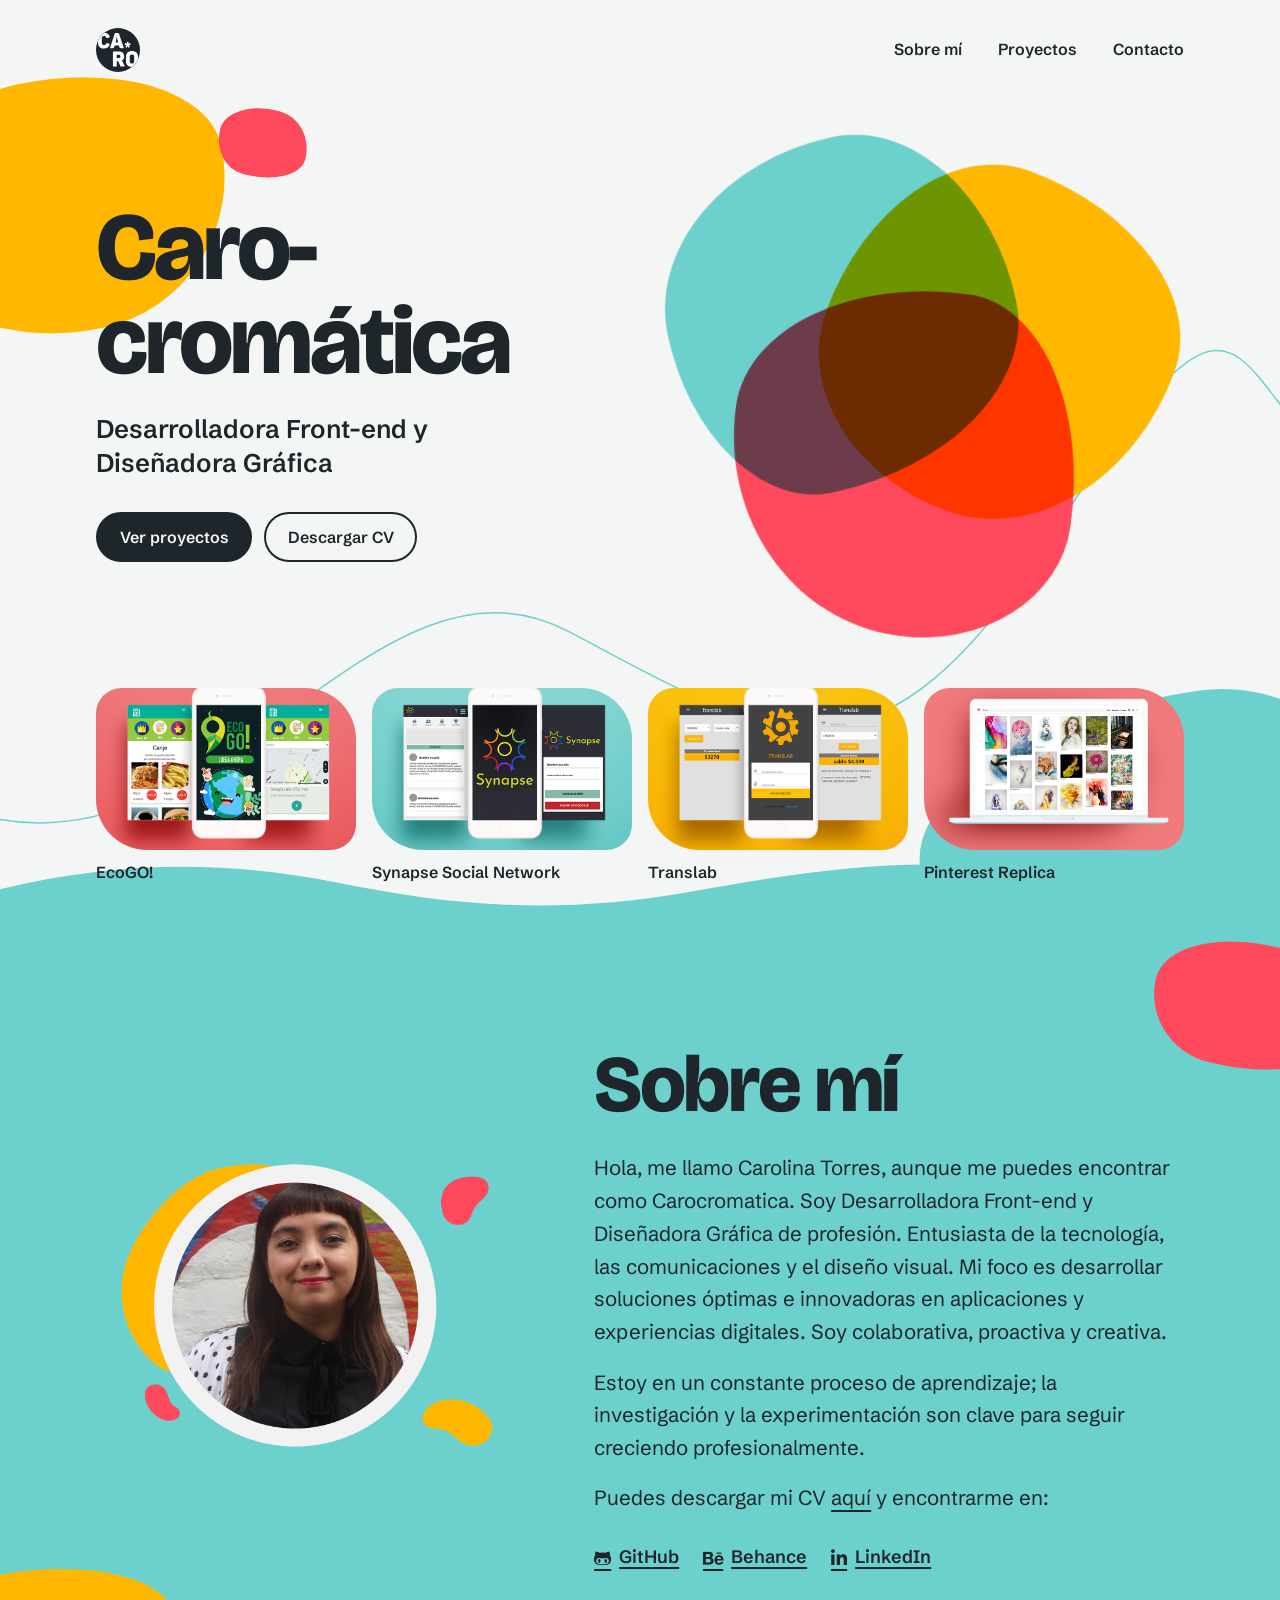
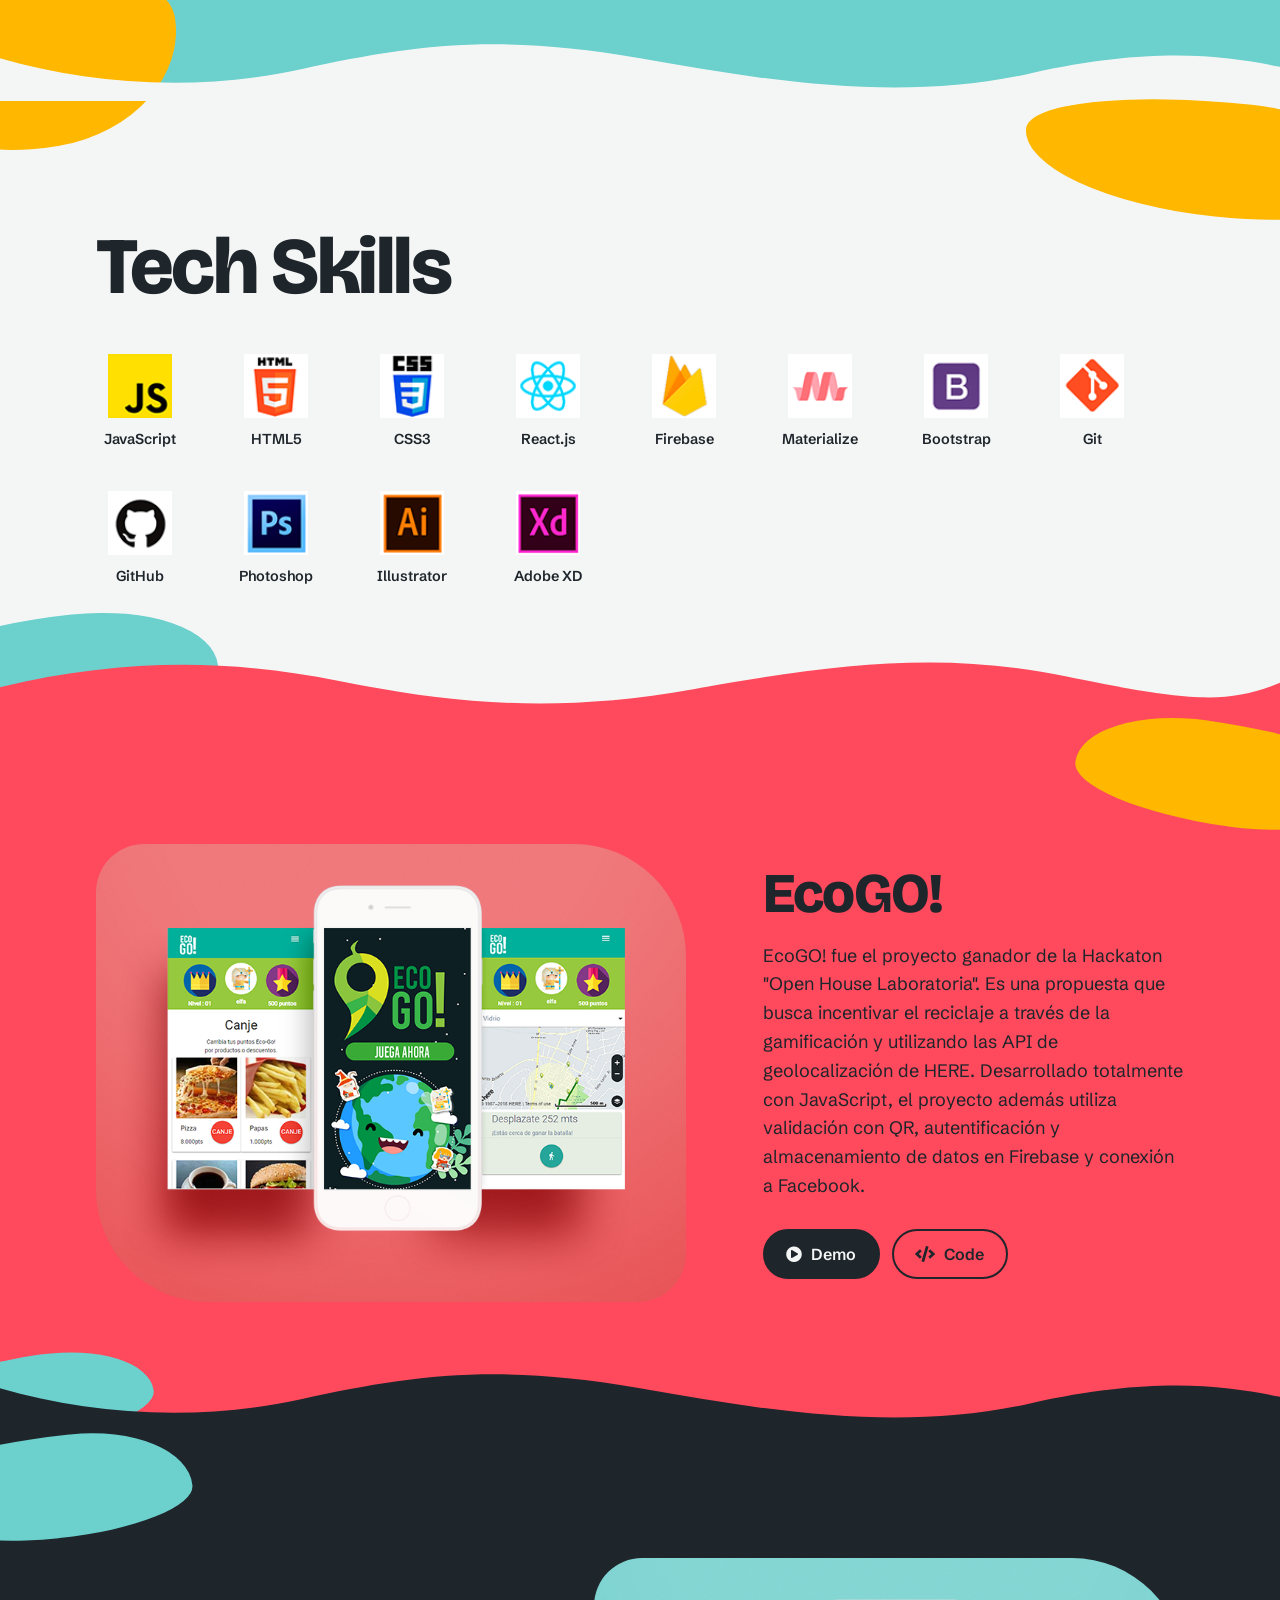
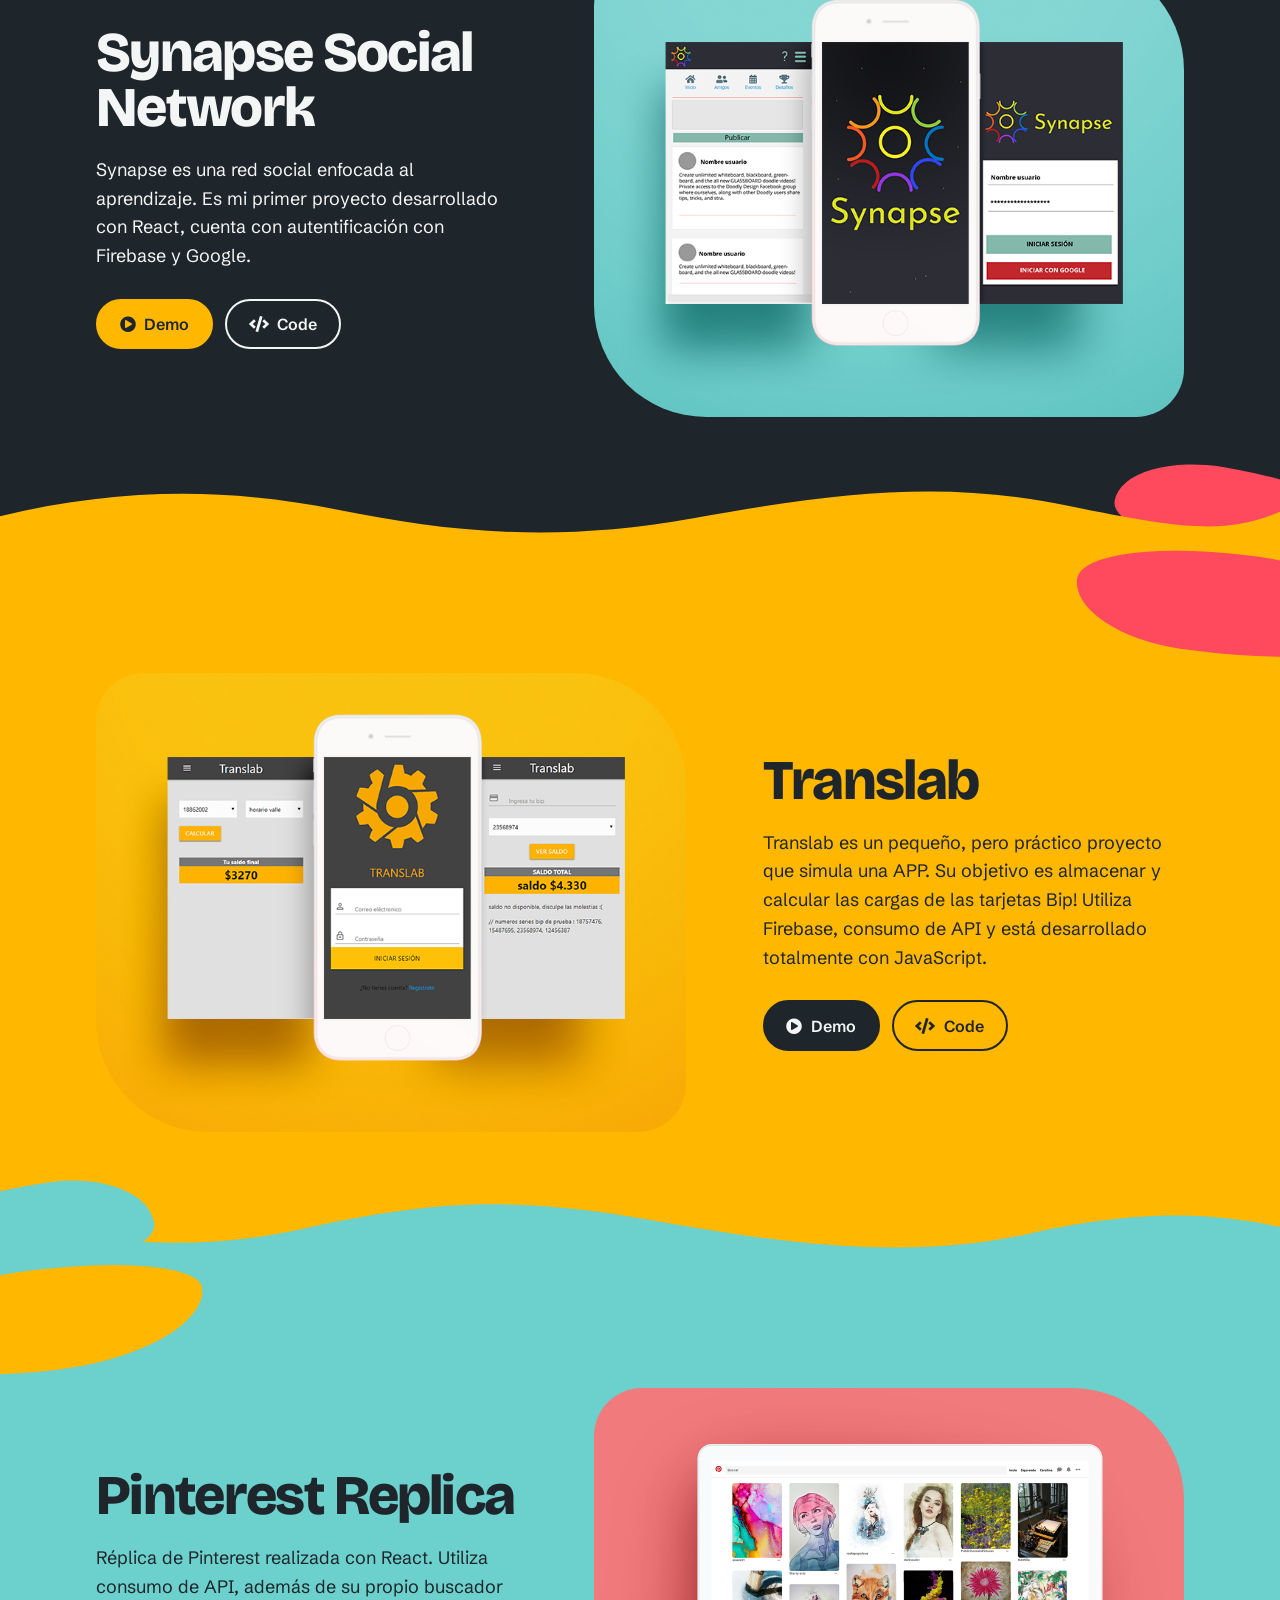
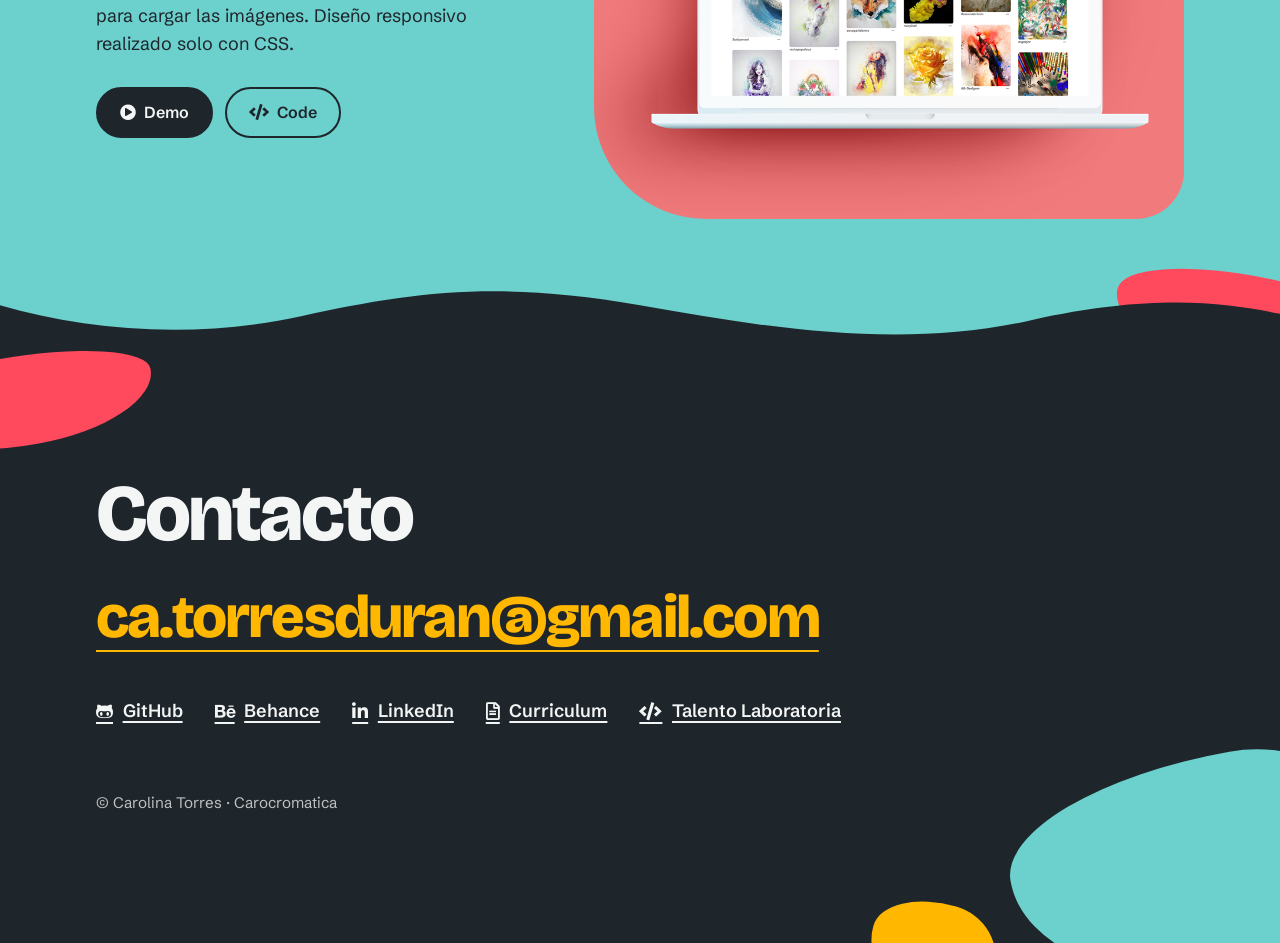
<file: indexskill.html>
<!DOCTYPE html>
<html lang="es">

<head>
  <meta charset="UTF-8">
  <meta name="viewport" content="width=device-width, initial-scale=1.0">
  <title>Carocromatica — Desarrolladora Front-end y Diseñadora Gráfica</title>
  <meta name="description" content="Portafolio de Carolina Torres (Carocromatica): desarrollo front-end y diseño gráfico.">
  <link rel="icon" href="./svg/logo.svg">
  <link rel="preconnect" href="https://fonts.googleapis.com">
  <link rel="preconnect" href="https://fonts.gstatic.com" crossorigin>
  <link href="https://fonts.googleapis.com/css2?family=Bricolage+Grotesque:opsz,wght@12..96,500;12..96,800&family=Schibsted+Grotesk:wght@400;600&display=swap" rel="stylesheet">
  <link rel="stylesheet" href="https://use.fontawesome.com/releases/v5.4.1/css/all.css" integrity="sha384-5sAR7xN1Nv6T6+dT2mhtzEpVJvfS3NScPQTrOxhwjIuvcA67KV2R5Jz6kr4abQsz" crossorigin="anonymous">

  <style>
    :root {
      --teal: #6CD0CD;
      --amber: #FFB700;
      --coral: #FF495C;
      --ink: #1E252B;
      --paper: #F4F6F5;

      --font-display: "Bricolage Grotesque", system-ui, sans-serif;
      --font-body: "Schibsted Grotesk", system-ui, sans-serif;

      --gutter: clamp(1.25rem, 5vw, 4rem);
      --band: clamp(4.5rem, 10vw, 8rem);
      --ease-out: cubic-bezier(.16, 1, .3, 1);
    }

    *, *::before, *::after { box-sizing: border-box; }

    html {
      scroll-behavior: smooth;
      scroll-padding-top: 1rem;
      scrollbar-color: var(--coral) var(--paper);
    }

    body {
      margin: 0;
      background: var(--paper);
      color: var(--ink);
      font-family: var(--font-body);
      font-size: 1.125rem;
      line-height: 1.6;
      -webkit-font-smoothing: antialiased;
      overflow-x: clip;
    }

    ::selection { background: var(--amber); color: var(--ink); }

    img { display: block; max-width: 100%; height: auto; }

    a { color: inherit; text-underline-offset: .22em; text-decoration-thickness: 2px; }

    a:focus-visible, .btn:focus-visible {
      outline: 3px solid currentColor;
      outline-offset: 4px;
      border-radius: 2px;
    }

    h1, h2, h3 {
      font-family: var(--font-display);
      font-weight: 800;
      line-height: .98;
      letter-spacing: -.03em;
      margin: 0;
      text-wrap: balance;
    }

    h2 { font-size: clamp(2.5rem, 7vw, 5rem); }
    h3 { font-size: clamp(2rem, 4.6vw, 3.5rem); }

    p { margin: 0; text-wrap: pretty; }

    .wrap { width: 100%; max-width: 76rem; margin-inline: auto; padding-inline: var(--gutter); }

    .visually-hidden {
      position: absolute; width: 1px; height: 1px; overflow: hidden;
      clip-path: inset(50%); white-space: nowrap;
    }

    /* ───────── Nav ───────── */
    .site-nav .wrap {
      display: flex; align-items: center; justify-content: space-between;
      padding-block: 1.25rem;
    }

    .site-nav img { width: 44px; height: 44px; background: var(--ink); border-radius: 50%; }

    .site-nav ul { display: flex; gap: clamp(1rem, 3vw, 2.25rem); list-style: none; margin: 0; padding: 0; }

    .site-nav a {
      font-weight: 600; font-size: 1rem; text-decoration: none;
      padding-block: .5rem; display: inline-block;
      background: linear-gradient(currentColor, currentColor) 0 100% / 0 3px no-repeat;
      transition: background-size .35s var(--ease-out);
    }
    .site-nav a:hover { background-size: 100% 3px; }

    /* ───────── Hero ───────── */
    .hero {
      min-height: calc(100svh - 82px);
      display: grid;
      grid-template-rows: 1fr auto;
      padding-bottom: 2rem;
    }

    .hero-main {
      display: grid;
      grid-template-columns: minmax(0, 1fr) minmax(0, 1fr);
      align-items: center;
      gap: 2rem;
      padding-block: 1rem 2.5rem;
    }

    .hero h1 {
      font-size: clamp(3.25rem, 9.5vw, 6rem);
      font-variation-settings: "opsz" 96;
    }

    .hero-role {
      margin-top: 1.5rem;
      max-width: 28ch;
      font-size: clamp(1.25rem, 2.2vw, 1.6rem);
      line-height: 1.3;
      font-weight: 600;
    }

    .hero-cta { margin-top: 2rem; display: flex; gap: .75rem; flex-wrap: wrap; }

    .btn {
      display: inline-flex; align-items: center; gap: .55rem;
      font: 600 1rem/1 var(--font-body);
      padding: .95rem 1.35rem;
      border-radius: 999px;
      border: 2px solid var(--ink);
      background: var(--ink);
      color: var(--paper);
      text-decoration: none;
      cursor: pointer;
      transition: transform .3s var(--ease-out), background-color .2s, color .2s;
    }
    .btn:hover { transform: translateY(-3px); }
    .btn.ghost { background: transparent; color: inherit; border-color: currentColor; }
    .btn.ghost:hover { background: var(--ink); color: var(--paper); border-color: var(--ink); }

    /* Overprint art: three inks, misregistered, then settling into place */
    .overprint {
      position: relative;
      width: min(100%, 34rem);
      aspect-ratio: 1;
      margin-inline: auto;
      isolation: isolate;
    }

    .pigment {
      position: absolute;
      width: 66%; aspect-ratio: 1;
      mix-blend-mode: multiply;
      animation: register 1.6s var(--ease-out) both;
    }
    .pigment.t { background: var(--teal);  border-radius: 58% 42% 63% 37% / 46% 57% 43% 54%; rotate: -12deg; left: 2%;  top: 4%;  --dx: -26%; --dy: -18%; }
    .pigment.a { background: var(--amber); border-radius: 41% 59% 48% 52% / 58% 40% 60% 42%; rotate: 20deg; left: 32%; top: 10%; --dx: 30%;  --dy: -14%; animation-delay: .12s; }
    .pigment.c { background: var(--coral); border-radius: 62% 38% 45% 55% / 41% 62% 38% 59%; rotate: 8deg; left: 14%; top: 32%; --dx: -6%;  --dy: 30%;  animation-delay: .24s; }

    @keyframes register {
      from { transform: translate(var(--dx), var(--dy)) scale(.82); opacity: 0; }
      to   { transform: none; opacity: 1; }
    }

    /* Work leads: strip of projects under the fold of the hero */
    .strip {
      list-style: none; margin: 0; padding: 0;
      display: grid; grid-template-columns: repeat(4, minmax(0, 1fr)); gap: 1rem;
    }

    .strip a { display: block; text-decoration: none; }

    .strip img {
      width: 100%; aspect-ratio: 16 / 10; object-fit: cover; border-radius: 1.6rem 3.2rem 1.6rem 3.2rem;
      transition: transform .5s var(--ease-out);
    }
    .strip a:hover img { transform: translateY(-6px); }

    .strip span {
      display: block; margin-top: .65rem;
      font-weight: 600; font-size: 1rem;
    }

    /* ───────── Bands ───────── */
    :root {
      --wave1: url("data:image/svg+xml,%3Csvg xmlns='http://www.w3.org/2000/svg' viewBox='0 0 1440 60' preserveAspectRatio='none'%3E%3Cpath d='M0 60V32C140 4 260 6 380 26S620 58 780 34 1060 -2 1200 22s180 26 240 6V60Z'/%3E%3C/svg%3E");
      --wave2: url("data:image/svg+xml,%3Csvg xmlns='http://www.w3.org/2000/svg' viewBox='0 0 1440 60' preserveAspectRatio='none'%3E%3Cpath d='M0 60V20C100 44 220 52 340 30S560 -4 720 20s300 40 440 14 220-16 280-6V60Z'/%3E%3C/svg%3E");
    }

    .band { padding-block: var(--band); position: relative; --c: var(--paper); --wave: var(--wave1); }
    .band.w2 { --wave: var(--wave2); }
    .band::before {
      content: ""; position: absolute; left: 0; right: 0; top: 0;
      height: clamp(28px, 5vw, 64px);
      transform: translateY(calc(-100% + 1px));
      background: var(--c);
      -webkit-mask: var(--wave) center / 100% 100% no-repeat;
      mask: var(--wave) center / 100% 100% no-repeat;
    }
    main, footer { overflow-x: clip; }
    .edge-layer { position: absolute; inset: 0; overflow: hidden; pointer-events: none; }
    .hero-bg { position: relative; }
    .hero-bg .blob { z-index: 0; }
    .hero { position: relative; z-index: 1; }
    .curve { position: absolute; inset: 0; width: 100%; height: 100%; pointer-events: none; }
    .curve path { fill: none; stroke: var(--teal); stroke-width: 1.5; }
    .band > .wrap { position: relative; z-index: 1; }

    .blob { position: absolute; z-index: 0; pointer-events: none; display: block; }
    .blob.coral { background: var(--coral); }
    .blob.amber { background: var(--amber); }
    .blob.teal  { background: var(--teal); }
    .band.teal  { background: var(--teal);  --c: var(--teal); }
    .band.coral { background: var(--coral); --c: var(--coral); }
    .band.amber { background: var(--amber); --c: var(--amber); }
    .band.ink   { background: var(--ink); color: var(--paper); --c: var(--ink); }

    /* About */
    .about-grid {
      display: grid;
      grid-template-columns: minmax(0, 5fr) minmax(0, 7fr);
      gap: clamp(2rem, 6vw, 5rem);
      align-items: center;
    }

    .about-grid img { mix-blend-mode: multiply; width: 100%; }

    .about-copy h2 { margin-bottom: 1.75rem; }
    .about-copy p { max-width: 60ch; font-size: clamp(1.125rem, 1.6vw, 1.3rem); }
    .about-copy p + p { margin-top: 1.1rem; }

    .social { display: flex; flex-wrap: wrap; gap: .75rem 1.5rem; margin-top: 1.75rem; font-weight: 600; }
    .social a { display: inline-flex; align-items: center; gap: .5rem; }

    /* Skills */
    .skills h2 { margin-bottom: 3rem; }

    .skill-list {
      list-style: none; margin: 0; padding: 0;
      display: flex; flex-wrap: wrap; gap: 2.5rem 3rem;
    }

    .skill-list li { display: flex; flex-direction: column; align-items: center; gap: .6rem; width: 5.5rem; }
    .skill-list img { width: 64px; height: 64px; object-fit: contain; transition: transform .4s var(--ease-out); }
    .skill-list li:hover img { transform: translateY(-6px) rotate(-4deg); }
    .skill-list span { font-size: .9rem; font-weight: 600; text-align: center; }

    /* Projects */
    .project { display: grid; grid-template-columns: minmax(0, 7fr) minmax(0, 5fr); gap: clamp(2rem, 6vw, 5rem); align-items: center; }
    .project.flip { grid-template-columns: minmax(0, 5fr) minmax(0, 7fr); }
    .project.flip figure { order: 2; }

    .project figure { margin: 0; overflow: hidden; border-radius: clamp(1.5rem, 4vw, 3rem) clamp(3rem, 9vw, 7rem) clamp(1.5rem, 4vw, 3rem) clamp(3rem, 9vw, 7rem); }
    .project figure img { width: 100%; transition: transform .8s var(--ease-out); }
    .project:hover figure img { transform: scale(1.035); }

    .project h3 { margin-bottom: 1.25rem; }
    .project p { max-width: 52ch; }
    .project .actions { margin-top: 1.75rem; display: flex; gap: .75rem; flex-wrap: wrap; }

    .band.ink .btn { background: var(--amber); border-color: var(--amber); color: var(--ink); }
    .band.ink .btn.ghost { background: transparent; color: var(--paper); border-color: var(--paper); }
    .band.ink .btn.ghost:hover { background: var(--paper); color: var(--ink); }

    /* Contact */
    .contact h2 { margin-bottom: 2rem; }

    .contact .mail {
      display: inline-block;
      font: 800 clamp(1.5rem, 5.4vw, 3.75rem)/1.05 var(--font-display);
      letter-spacing: -.03em;
      color: var(--amber);
      overflow-wrap: anywhere;
    }

    .contact ul {
      list-style: none; margin: 3rem 0 0; padding: 0;
      display: flex; flex-wrap: wrap; gap: 1rem 2rem; font-weight: 600;
    }
    .contact ul a { display: inline-flex; align-items: center; gap: .6rem; }

    .foot { margin-top: 4rem; font-size: .95rem; opacity: .75; }

    /* ───────── Responsive ───────── */
    @media (max-width: 52rem) {
      .hero-main, .about-grid, .project, .project.flip { grid-template-columns: minmax(0, 1fr); }
      .project.flip figure { order: 0; }
      .overprint { width: min(100%, 22rem); order: -1; }
      .strip { grid-template-columns: repeat(2, minmax(0, 1fr)); }
      .about-grid > img { max-width: 24rem; }
    }

    @media (max-width: 30rem) {
      .site-nav ul { gap: .9rem; }
      .site-nav a { font-size: .95rem; }
    }

    @media (prefers-reduced-motion: reduce) {
      html { scroll-behavior: auto; }
      .pigment { animation: none; }
      * { transition: none !important; }
    }
  </style>
</head>

<body>
  <header class="site-nav">
    <nav class="wrap" aria-label="Principal">
      <a href="#top" aria-label="Carocromatica, inicio"><img src="./svg/logo.svg" alt=""></a>
      <ul>
        <li><a href="#about">Sobre mí</a></li>
        <li><a href="#projects">Proyectos</a></li>
        <li><a href="#contact">Contacto</a></li>
      </ul>
    </nav>
  </header>

  <main id="top">
    <div class="hero-bg">
      <i class="blob amber" aria-hidden="true" style="left:-7vw;top:-1.5rem;width:clamp(9rem,25vw,23rem);height:clamp(7rem,20vw,18rem);border-radius:41% 59% 48% 52% / 58% 40% 60% 42%;rotate:-12deg"></i>
      <i class="blob coral" aria-hidden="true" style="left:clamp(6rem,17vw,16rem);top:.5rem;width:clamp(3rem,7vw,6rem);height:clamp(2.5rem,5.5vw,5rem);border-radius:58% 42% 63% 37% / 46% 57% 43% 54%;rotate:15deg"></i>
      <i class="blob teal" aria-hidden="true" style="right:-10vw;bottom:-7rem;width:clamp(14rem,38vw,36rem);height:clamp(11rem,26vw,24rem);border-radius:62% 38% 45% 55% / 41% 62% 38% 59%;rotate:-8deg"></i>
      <svg class="curve" viewBox="0 0 1440 800" preserveAspectRatio="none" aria-hidden="true"><path d="M-20 700C250 760 420 420 640 520S980 700 1180 430 1380 240 1470 330" vector-effect="non-scaling-stroke"/></svg>
    <section class="hero wrap" aria-labelledby="hero-title">
      <div class="hero-main">
        <div>
          <h1 id="hero-title">Caro&shy;cromática</h1>
          <p class="hero-role">Desarrolladora Front-end y Diseñadora Gráfica</p>
          <div class="hero-cta">
            <a class="btn" href="#projects">Ver proyectos</a>
            <a class="btn ghost" href="./cv/Carolina%20torres%20cv%202018.pdf">Descargar CV</a>
          </div>
        </div>
        <div class="overprint" aria-hidden="true">
          <span class="pigment t"></span>
          <span class="pigment a"></span>
          <span class="pigment c"></span>
        </div>
      </div>

      <ul class="strip" aria-label="Proyectos destacados">
        <li><a href="#ecogo"><img src="./svg/ecogo.png" alt=""><span>EcoGO!</span></a></li>
        <li><a href="#synapse"><img src="./svg/synapp.png" alt=""><span>Synapse Social Network</span></a></li>
        <li><a href="#translab"><img src="./svg/translab.png" alt=""><span>Translab</span></a></li>
        <li><a href="#pinterest"><img src="./svg/pinterest.png" alt=""><span>Pinterest Replica</span></a></li>
      </ul>
    </section>
    </div>

    <section id="about" class="band teal" aria-labelledby="about-title">
      <i class="blob amber" aria-hidden="true" style="left:-8vw;bottom:-3rem;width:clamp(9rem,22vw,20rem);height:clamp(6rem,14vw,13rem);border-radius:41% 59% 48% 52% / 58% 40% 60% 42%;rotate:-10deg"></i>
      <i class="blob coral" aria-hidden="true" style="right:-5vw;top:1.5rem;width:clamp(7rem,15vw,13rem);height:clamp(5rem,10vw,9rem);border-radius:58% 42% 63% 37% / 46% 57% 43% 54%;rotate:14deg"></i>
      <div class="wrap about-grid">
        <img src="./svg/foto.png" alt="Retrato de Carolina Torres" width="700" height="515">
        <div class="about-copy">
          <h2 id="about-title">Sobre mí</h2>
          <p>Hola, me llamo Carolina Torres, aunque me puedes encontrar como Carocromatica. Soy Desarrolladora Front-end y Diseñadora Gráfica de profesión. Entusiasta de la tecnología, las comunicaciones y el diseño visual. Mi foco es desarrollar soluciones óptimas e innovadoras en aplicaciones y experiencias digitales. Soy colaborativa, proactiva y creativa.</p>
          <p>Estoy en un constante proceso de aprendizaje; la investigación y la experimentación son clave para seguir creciendo profesionalmente.</p>
          <p>Puedes descargar mi CV <a href="./cv/Carolina%20torres%20cv%202018.pdf">aquí</a> y encontrarme en:</p>
          <div class="social">
            <a href="https://github.com/carocromatica" target="_blank" rel="noopener"><i class="fab fa-github-alt" aria-hidden="true"></i> GitHub</a>
            <a href="https://www.behance.net/carocromatica" target="_blank" rel="noopener"><i class="fab fa-behance" aria-hidden="true"></i> Behance</a>
            <a href="https://www.linkedin.com/in/carocromatica/" target="_blank" rel="noopener"><i class="fab fa-linkedin-in" aria-hidden="true"></i> LinkedIn</a>
          </div>
        </div>
      </div>
    </section>

    <section id="skills" class="band w2 skills" aria-labelledby="skills-title">
      <i class="blob amber" aria-hidden="true" style="right:-8vw;top:0;width:clamp(11rem,28vw,26rem);height:clamp(5rem,9vw,8rem);border-radius:62% 38% 45% 55% / 41% 62% 38% 59%;rotate:6deg"></i>
      <i class="blob teal" aria-hidden="true" style="left:-9vw;bottom:-1rem;width:clamp(11rem,26vw,24rem);height:clamp(5rem,9vw,8rem);border-radius:58% 42% 63% 37% / 46% 57% 43% 54%;rotate:-6deg"></i>
      <div class="wrap">
        <h2 id="skills-title">Tech Skills</h2>
        <ul class="skill-list">
          <li><img src="./svg/js.png" alt=""><span>JavaScript</span></li>
          <li><img src="./svg/html.png" alt=""><span>HTML5</span></li>
          <li><img src="./svg/css.png" alt=""><span>CSS3</span></li>
          <li><img src="./svg/react.png" alt=""><span>React.js</span></li>
          <li><img src="./svg/firebase.png" alt=""><span>Firebase</span></li>
          <li><img src="./svg/materialize.png" alt=""><span>Materialize</span></li>
          <li><img src="./svg/bootstrap.png" alt=""><span>Bootstrap</span></li>
          <li><img src="./svg/git.png" alt=""><span>Git</span></li>
          <li><img src="./svg/github.png" alt=""><span>GitHub</span></li>
          <li><img src="./svg/photoshop.png" alt=""><span>Photoshop</span></li>
          <li><img src="./svg/illustrator.png" alt=""><span>Illustrator</span></li>
          <li><img src="./svg/xd.png" alt=""><span>Adobe XD</span></li>
        </ul>
      </div>
    </section>

    <section id="projects" aria-label="Proyectos realizados">
      <h2 class="visually-hidden">Proyectos realizados</h2>

      <article id="ecogo" class="band coral">
      <i class="blob amber" aria-hidden="true" style="right:-8vw;top:.5rem;width:clamp(10rem,24vw,22rem);height:clamp(4.5rem,8vw,7rem);border-radius:41% 59% 48% 52% / 58% 40% 60% 42%;rotate:8deg"></i>
      <i class="blob teal" aria-hidden="true" style="left:-8vw;bottom:-1rem;width:clamp(9rem,20vw,18rem);height:clamp(4rem,7vw,6.5rem);border-radius:58% 42% 63% 37% / 46% 57% 43% 54%;rotate:-8deg"></i>
        <div class="wrap project">
          <figure><img src="./svg/ecogo.png" alt="Pantallas de la app EcoGO!" width="800" height="622" loading="lazy"></figure>
          <div>
            <h3>EcoGO!</h3>
            <p>EcoGO! fue el proyecto ganador de la Hackaton "Open House Laboratoria". Es una propuesta que busca incentivar el reciclaje a través de la gamificación y utilizando las API de geolocalización de HERE. Desarrollado totalmente con JavaScript, el proyecto además utiliza validación con QR, autentificación y almacenamiento de datos en Firebase y conexión a Facebook.</p>
            <div class="actions">
              <a class="btn" href="https://carocromatica.github.io/Proyecto-Here/" target="_blank" rel="noopener"><i class="fas fa-play-circle" aria-hidden="true"></i> Demo</a>
              <a class="btn ghost" href="https://github.com/carocromatica/Proyecto-Here" target="_blank" rel="noopener"><i class="fas fa-code" aria-hidden="true"></i> Code</a>
            </div>
          </div>
        </div>
      </article>

      <article id="synapse" class="band w2 ink">
      <i class="blob teal" aria-hidden="true" style="left:-9vw;top:.5rem;width:clamp(10rem,24vw,22rem);height:clamp(4.5rem,8vw,7rem);border-radius:62% 38% 45% 55% / 41% 62% 38% 59%;rotate:-6deg"></i>
      <i class="blob coral" aria-hidden="true" style="right:-7vw;bottom:-1rem;width:clamp(9rem,20vw,18rem);height:clamp(4rem,7vw,6.5rem);border-radius:41% 59% 48% 52% / 58% 40% 60% 42%;rotate:10deg"></i>
        <div class="wrap project flip">
          <figure><img src="./svg/synapp.png" alt="Pantallas de Synapse Social Network" width="800" height="622" loading="lazy"></figure>
          <div>
            <h3>Synapse Social Network</h3>
            <p>Synapse es una red social enfocada al aprendizaje. Es mi primer proyecto desarrollado con React, cuenta con autentificación con Firebase y Google.</p>
            <div class="actions">
              <a class="btn" href="https://carocromatica.github.io/synapp/" target="_blank" rel="noopener"><i class="fas fa-play-circle" aria-hidden="true"></i> Demo</a>
              <a class="btn ghost" href="https://github.com/carocromatica/synapp" target="_blank" rel="noopener"><i class="fas fa-code" aria-hidden="true"></i> Code</a>
            </div>
          </div>
        </div>
      </article>

      <article id="translab" class="band amber">
      <i class="blob coral" aria-hidden="true" style="right:-8vw;top:.5rem;width:clamp(10rem,24vw,22rem);height:clamp(4.5rem,8vw,7rem);border-radius:58% 42% 63% 37% / 46% 57% 43% 54%;rotate:8deg"></i>
      <i class="blob teal" aria-hidden="true" style="left:-8vw;bottom:-1rem;width:clamp(9rem,20vw,18rem);height:clamp(4rem,7vw,6.5rem);border-radius:62% 38% 45% 55% / 41% 62% 38% 59%;rotate:-8deg"></i>
        <div class="wrap project">
          <figure><img src="./svg/translab.png" alt="Pantallas de la app Translab" width="800" height="622" loading="lazy"></figure>
          <div>
            <h3>Translab</h3>
            <p>Translab es un pequeño, pero práctico proyecto que simula una APP. Su objetivo es almacenar y calcular las cargas de las tarjetas Bip! Utiliza Firebase, consumo de API y está desarrollado totalmente con JavaScript.</p>
            <div class="actions">
              <a class="btn" href="https://carocromatica.github.io/TranslabFirebase/src/" target="_blank" rel="noopener"><i class="fas fa-play-circle" aria-hidden="true"></i> Demo</a>
              <a class="btn ghost" href="https://github.com/carocromatica/TranslabFirebase" target="_blank" rel="noopener"><i class="fas fa-code" aria-hidden="true"></i> Code</a>
            </div>
          </div>
        </div>
      </article>

      <article id="pinterest" class="band w2 teal">
      <i class="blob amber" aria-hidden="true" style="left:-8vw;top:.5rem;width:clamp(10rem,24vw,22rem);height:clamp(4.5rem,8vw,7rem);border-radius:41% 59% 48% 52% / 58% 40% 60% 42%;rotate:-8deg"></i>
      <i class="blob coral" aria-hidden="true" style="right:-7vw;bottom:-1rem;width:clamp(9rem,20vw,18rem);height:clamp(4rem,7vw,6.5rem);border-radius:58% 42% 63% 37% / 46% 57% 43% 54%;rotate:12deg"></i>
        <div class="wrap project flip">
          <figure><img src="./svg/pinterest.png" alt="Réplica de Pinterest en varios dispositivos" width="1000" height="732" loading="lazy"></figure>
          <div>
            <h3>Pinterest Replica</h3>
            <p>Réplica de Pinterest realizada con React. Utiliza consumo de API, además de su propio buscador para cargar las imágenes. Diseño responsivo realizado solo con CSS.</p>
            <div class="actions">
              <a class="btn" href="https://carocromatica.github.io/svalley/" target="_blank" rel="noopener"><i class="fas fa-play-circle" aria-hidden="true"></i> Demo</a>
              <a class="btn ghost" href="https://github.com/carocromatica/svalley" target="_blank" rel="noopener"><i class="fas fa-code" aria-hidden="true"></i> Code</a>
            </div>
          </div>
        </div>
      </article>
    </section>
  </main>

  <footer id="contact" class="band w2 ink contact">
      <div class="edge-layer" aria-hidden="true">
      <i class="blob coral" aria-hidden="true" style="left:-8vw;top:.5rem;width:clamp(9rem,20vw,18rem);height:clamp(4rem,7vw,6.5rem);border-radius:41% 59% 48% 52% / 58% 40% 60% 42%;rotate:-10deg"></i>
      <i class="blob teal" aria-hidden="true" style="right:-9vw;bottom:-2rem;width:clamp(12rem,30vw,28rem);height:clamp(8rem,17vw,15rem);border-radius:62% 38% 45% 55% / 41% 62% 38% 59%;rotate:-10deg"></i>
      <i class="blob amber" aria-hidden="true" style="right:clamp(8rem,22vw,20rem);bottom:-3rem;width:clamp(5rem,10vw,9rem);height:clamp(4rem,7vw,6rem);border-radius:58% 42% 63% 37% / 46% 57% 43% 54%;rotate:16deg"></i>
      </div>
    <div class="wrap">
      <h2>Contacto</h2>
      <a class="mail" href="mailto:ca.torresduran@gmail.com">ca.torresduran@gmail.com</a>
      <ul>
        <li><a href="https://github.com/carocromatica" target="_blank" rel="noopener"><i class="fab fa-github-alt" aria-hidden="true"></i> GitHub</a></li>
        <li><a href="https://www.behance.net/carocromatica" target="_blank" rel="noopener"><i class="fab fa-behance" aria-hidden="true"></i> Behance</a></li>
        <li><a href="https://www.linkedin.com/in/carocromatica/" target="_blank" rel="noopener"><i class="fab fa-linkedin-in" aria-hidden="true"></i> LinkedIn</a></li>
        <li><a href="./cv/Carolina%20torres%20cv%202018.pdf"><i class="far fa-file-alt" aria-hidden="true"></i> Curriculum</a></li>
        <li><a href="https://app.talento.laboratoria.la/profile/8ibsIIPkJ1aaruHDT4MYyW7eWAL2" target="_blank" rel="noopener"><i class="fas fa-code" aria-hidden="true"></i> Talento Laboratoria</a></li>
      </ul>
      <p class="foot">© Carolina Torres · Carocromatica</p>
    </div>
  </footer>
</body>

</html>
</file>
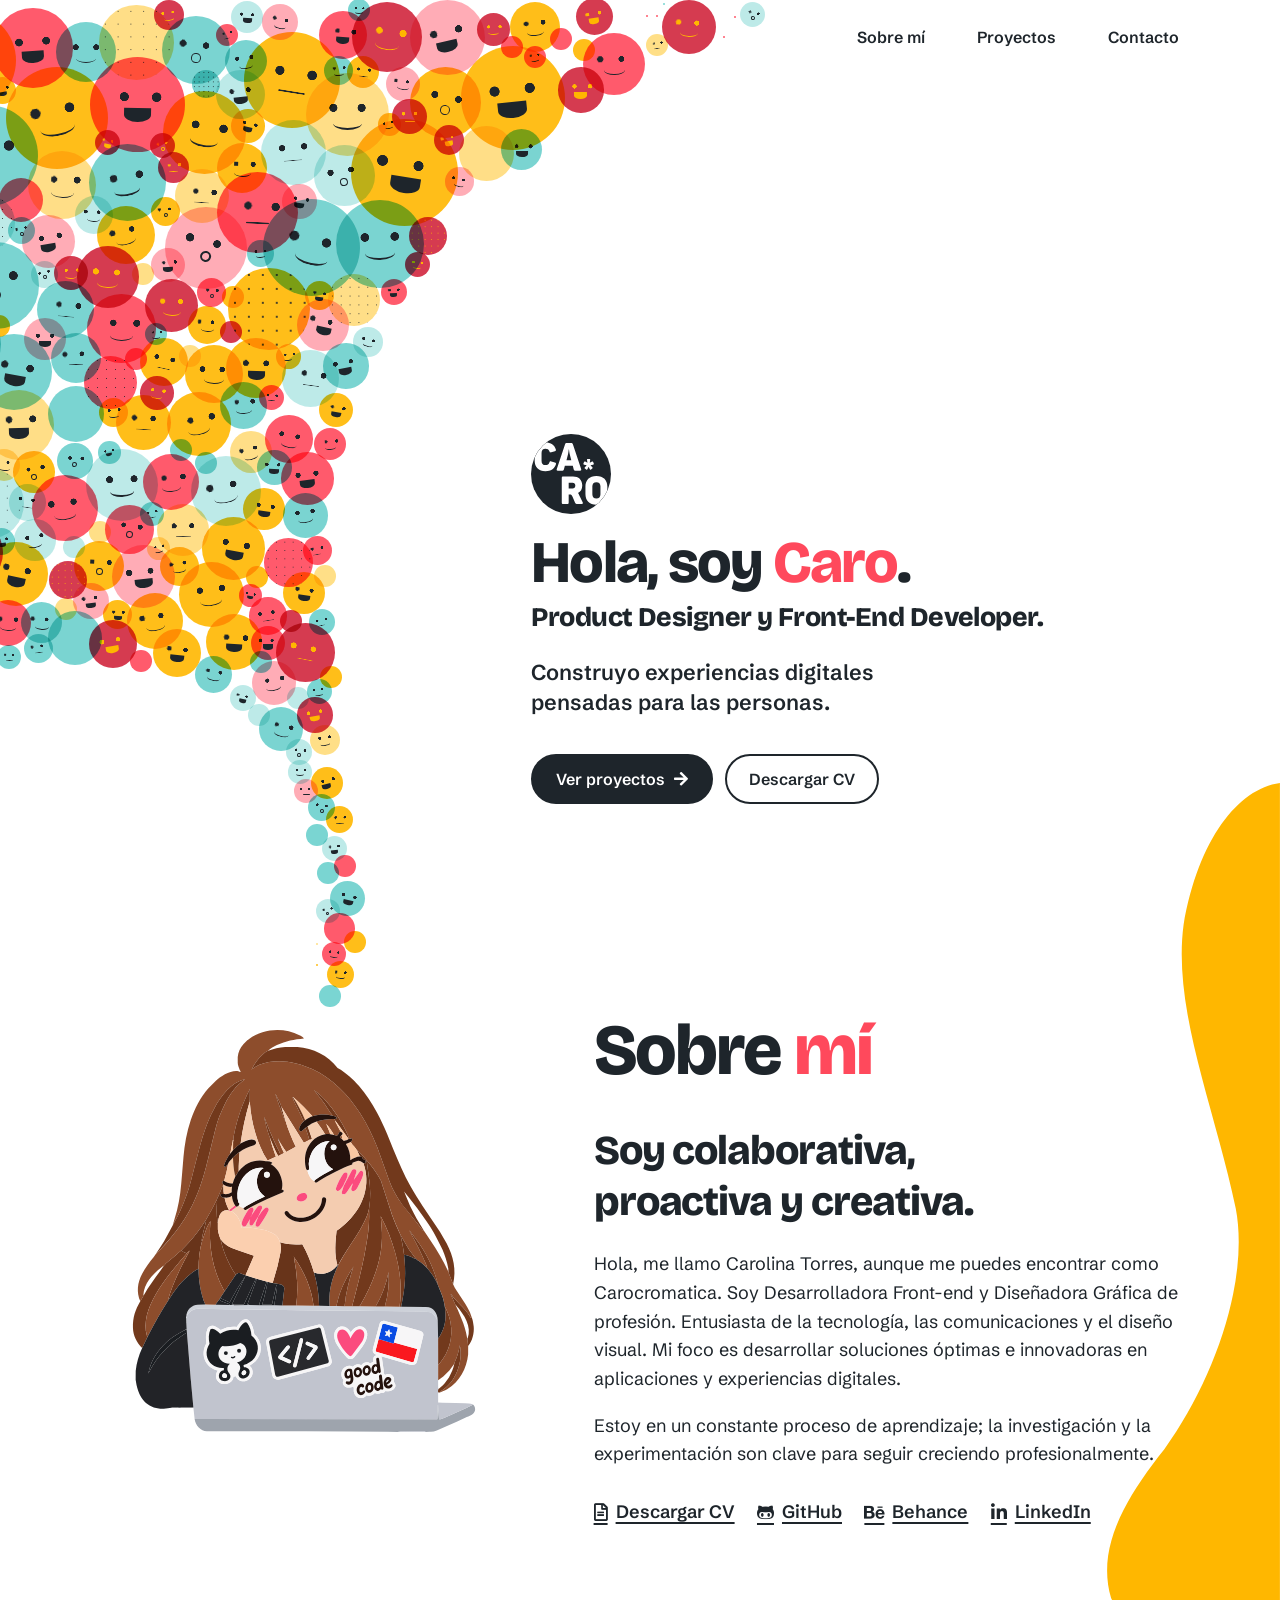
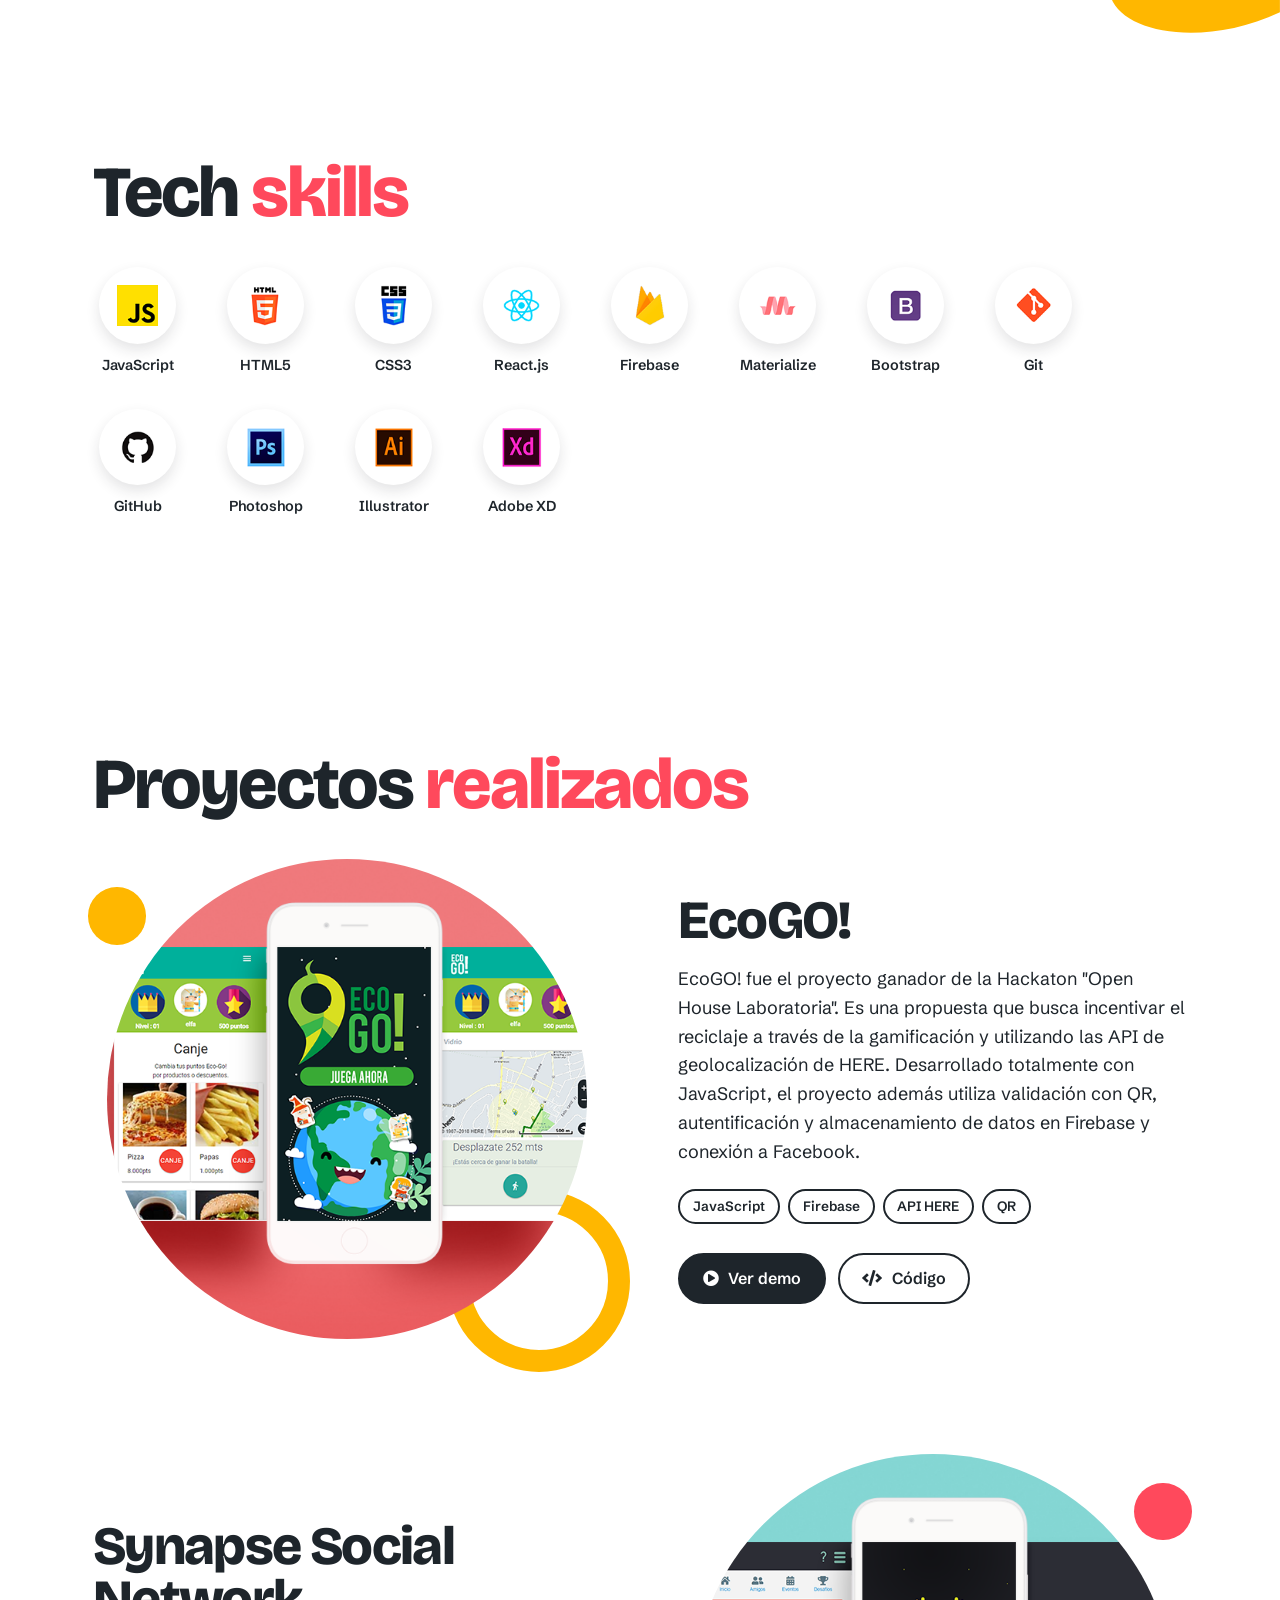
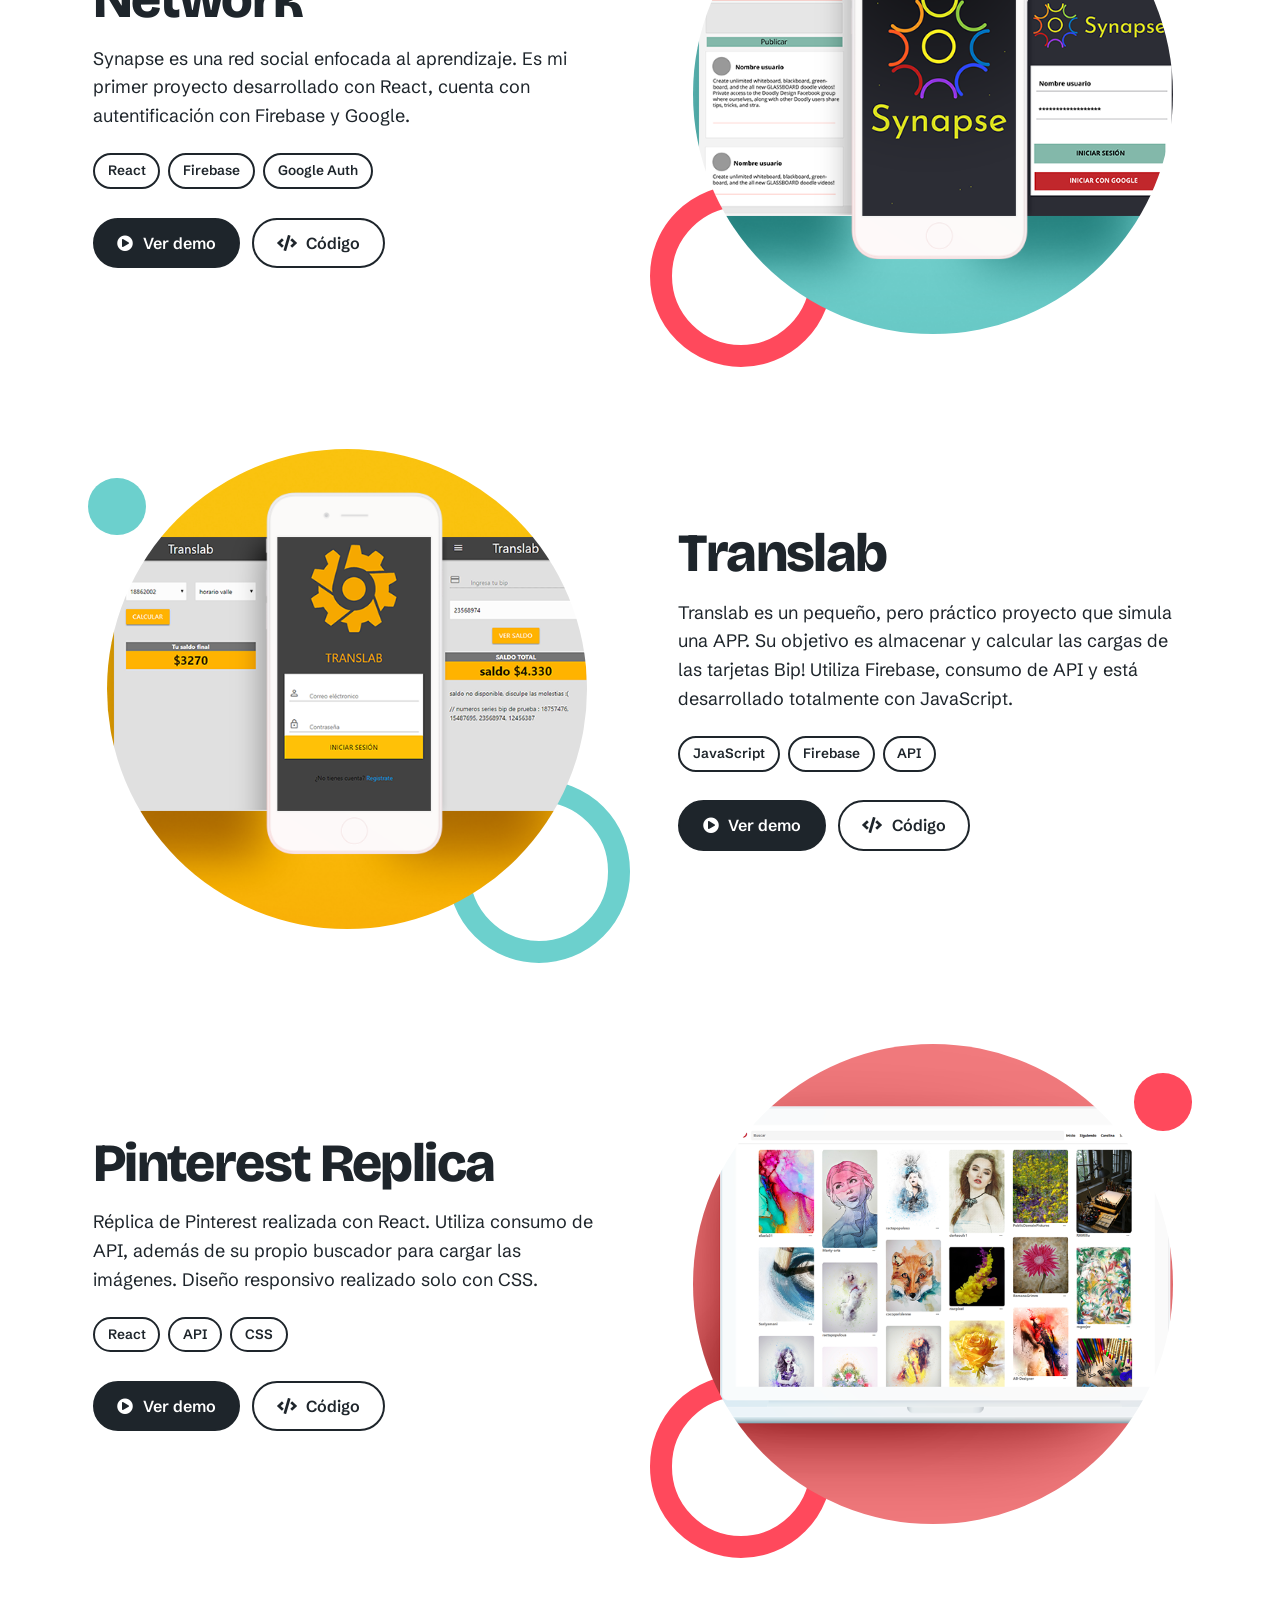
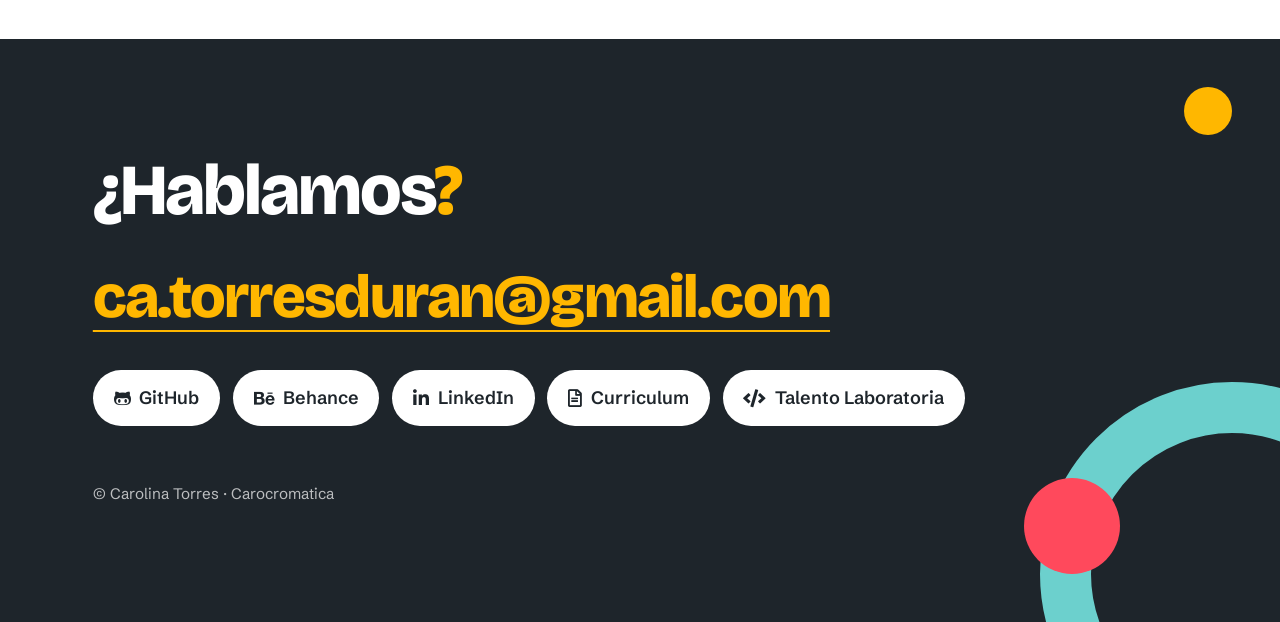
<file: indexspark.html>
<!DOCTYPE html>
<html lang="es">
<head>
  <meta charset="UTF-8">
  <meta name="viewport" content="width=device-width, initial-scale=1.0">
  <title>Carolina Torres (Carocromatica) — Product Designer y Front-End Developer</title>
  <meta name="description" content="Carolina Torres (Carocromatica), Product Designer y Front-End Developer. Construyo experiencias digitales pensadas para las personas.">
  <link rel="icon" href="./svg/logo.svg">
  <link rel="preconnect" href="https://fonts.googleapis.com">
  <link rel="preconnect" href="https://fonts.gstatic.com" crossorigin>
  <link href="https://fonts.googleapis.com/css2?family=Bricolage+Grotesque:opsz,wght@12..96,500;12..96,800&family=Schibsted+Grotesk:wght@400;600&display=swap" rel="stylesheet">
  <link rel="stylesheet" href="https://use.fontawesome.com/releases/v5.4.1/css/all.css" integrity="sha384-5sAR7xN1Nv6T6+dT2mhtzEpVJvfS3NScPQTrOxhwjIuvcA67KV2R5Jz6kr4abQsz" crossorigin="anonymous">
  <link rel="stylesheet" href="indexspark.css">
</head>
<body>
  <header class="nav">
    <nav class="wrap" aria-label="Principal">
      <ul>
        <li><a href="#sobre-mi">Sobre mí</a></li>
        <li><a href="#proyectos">Proyectos</a></li>
        <li><a href="#contacto">Contacto</a></li>
      </ul>
    </nav>
  </header>

  <main id="top">
    <section class="hero" aria-labelledby="hero-t">
      <svg class="blob-der" aria-hidden="true" viewBox="0 0 157 600" preserveAspectRatio="none"><path fill="var(--amber)" d="M157 0C120 4 85 40 72 100C62 160 100 230 118 300C130 350 100 420 55 470C20 505 -5 540 8 575C20 600 90 610 157 585Z"/></svg>
      <div class="nube-wrap">
          <p class="sr-only">Ilustración: una nube de pensamiento formada por círculos de colores, cada uno es un usuario, que sale de la cabeza de la diseñadora.</p>
          <ul class="nube" aria-hidden="true"></ul>
        </div>

      <div class="wrap hero-grid">
        <div>
          <img class="logo-hero" src="./svg/logo.svg" alt="Carocromatica" width="80" height="80">
          <p class="saludo">Hola, soy <span class="hl">Caro</span>.</p>
          <h1 id="hero-t">Product Designer y Front-End Developer.</h1>
          <p class="hero-sub">Construyo experiencias digitales pensadas para las personas.</p>
          <div class="cta">
            <a class="btn" href="#proyectos">Ver proyectos <i class="fas fa-arrow-right" aria-hidden="true"></i></a>
            <a class="btn ghost" href="./cv/Carolina%20torres%20cv%202018.pdf">Descargar CV</a>
          </div>
        </div>
      </div>
    </section>

    <section class="sec" id="sobre-mi" aria-labelledby="sobre-t">
      <div class="wrap about-grid">
        <div class="about-text">
          <h2 id="sobre-t">Sobre <span class="hl">mí</span></h2>
          <p class="about-lead">Soy colaborativa, proactiva y creativa.</p>
          <p>Hola, me llamo Carolina Torres, aunque me puedes encontrar como Carocromatica. Soy Desarrolladora Front-end y Diseñadora Gráfica de profesión. Entusiasta de la tecnología, las comunicaciones y el diseño visual. Mi foco es desarrollar soluciones óptimas e innovadoras en aplicaciones y experiencias digitales.</p>
          <p>Estoy en un constante proceso de aprendizaje; la investigación y la experimentación son clave para seguir creciendo profesionalmente.</p>
          <div class="links">
            <a href="./cv/Carolina%20torres%20cv%202018.pdf"><i class="far fa-file-alt" aria-hidden="true"></i> Descargar CV</a>
            <a href="https://github.com/carocromatica" target="_blank" rel="noopener"><i class="fab fa-github-alt" aria-hidden="true"></i> GitHub</a>
            <a href="https://www.behance.net/carocromatica" target="_blank" rel="noopener"><i class="fab fa-behance" aria-hidden="true"></i> Behance</a>
            <a href="https://www.linkedin.com/in/carocromatica/" target="_blank" rel="noopener"><i class="fab fa-linkedin-in" aria-hidden="true"></i> LinkedIn</a>
          </div>
        </div>
        <figure class="disenadora" id="disenadora" title="Haz clic para que piense otra nube">
          <img src="spark/carocromatica.svg" alt="Ilustración de Carolina Torres pensando en sus usuarios" width="1173" height="1347">
        </figure>
      </div>
    </section>

    <section class="sec" id="skills" aria-labelledby="skills-t">
      <div class="wrap">
        <h2 id="skills-t">Tech <span class="hl">skills</span></h2>
        <ul class="skill-list">
        <li><span class="skill-disc"><img src="./svg/js.png" alt="" width="42" height="42"></span><span>JavaScript</span></li>
        <li><span class="skill-disc"><img src="./svg/html.png" alt="" width="42" height="42"></span><span>HTML5</span></li>
        <li><span class="skill-disc"><img src="./svg/css.png" alt="" width="42" height="42"></span><span>CSS3</span></li>
        <li><span class="skill-disc"><img src="./svg/react.png" alt="" width="42" height="42"></span><span>React.js</span></li>
        <li><span class="skill-disc"><img src="./svg/firebase.png" alt="" width="42" height="42"></span><span>Firebase</span></li>
        <li><span class="skill-disc"><img src="./svg/materialize.png" alt="" width="42" height="42"></span><span>Materialize</span></li>
        <li><span class="skill-disc"><img src="./svg/bootstrap.png" alt="" width="42" height="42"></span><span>Bootstrap</span></li>
        <li><span class="skill-disc"><img src="./svg/git.png" alt="" width="42" height="42"></span><span>Git</span></li>
        <li><span class="skill-disc"><img src="./svg/github.png" alt="" width="42" height="42"></span><span>GitHub</span></li>
        <li><span class="skill-disc"><img src="./svg/photoshop.png" alt="" width="42" height="42"></span><span>Photoshop</span></li>
        <li><span class="skill-disc"><img src="./svg/illustrator.png" alt="" width="42" height="42"></span><span>Illustrator</span></li>
        <li><span class="skill-disc"><img src="./svg/xd.png" alt="" width="42" height="42"></span><span>Adobe XD</span></li>
        </ul>
      </div>
    </section>

    <section class="sec" id="proyectos" aria-labelledby="proy-t">
      <div class="wrap">
        <h2 id="proy-t">Proyectos <span class="hl">realizados</span></h2>
      <article class="proj" style="--c:var(--coral);--c2:var(--amber)">
        <div class="proj-art">
          <i class="punto" aria-hidden="true"></i><i class="anillo" aria-hidden="true"></i>
          <div class="disc"><img src="./svg/ecogo.png" alt="Pantallas de la app EcoGO!" width="800" height="622" loading="lazy"></div>
        </div>
        <div>
          <h3>EcoGO!</h3>
          <p>EcoGO! fue el proyecto ganador de la Hackaton "Open House Laboratoria". Es una propuesta que busca incentivar el reciclaje a través de la gamificación y utilizando las API de geolocalización de HERE. Desarrollado totalmente con JavaScript, el proyecto además utiliza validación con QR, autentificación y almacenamiento de datos en Firebase y conexión a Facebook.</p>
          <ul class="tags" aria-label="Tecnologías"><li>JavaScript</li><li>Firebase</li><li>API HERE</li><li>QR</li></ul>
          <div class="cta">
            <a class="btn" href="https://carocromatica.github.io/Proyecto-Here/" target="_blank" rel="noopener"><i class="fas fa-play-circle" aria-hidden="true"></i> Ver demo</a>
            <a class="btn ghost" href="https://github.com/carocromatica/Proyecto-Here" target="_blank" rel="noopener"><i class="fas fa-code" aria-hidden="true"></i> Código</a>
          </div>
        </div>
      </article>
      <article class="proj flip" style="--c:var(--teal);--c2:var(--coral)">
        <div class="proj-art">
          <i class="punto" aria-hidden="true"></i><i class="anillo" aria-hidden="true"></i>
          <div class="disc"><img src="./svg/synapp.png" alt="Pantallas de Synapse Social Network" width="800" height="622" loading="lazy"></div>
        </div>
        <div>
          <h3>Synapse Social Network</h3>
          <p>Synapse es una red social enfocada al aprendizaje. Es mi primer proyecto desarrollado con React, cuenta con autentificación con Firebase y Google.</p>
          <ul class="tags" aria-label="Tecnologías"><li>React</li><li>Firebase</li><li>Google Auth</li></ul>
          <div class="cta">
            <a class="btn" href="https://carocromatica.github.io/synapp/" target="_blank" rel="noopener"><i class="fas fa-play-circle" aria-hidden="true"></i> Ver demo</a>
            <a class="btn ghost" href="https://github.com/carocromatica/synapp" target="_blank" rel="noopener"><i class="fas fa-code" aria-hidden="true"></i> Código</a>
          </div>
        </div>
      </article>
      <article class="proj" style="--c:var(--amber);--c2:var(--teal)">
        <div class="proj-art">
          <i class="punto" aria-hidden="true"></i><i class="anillo" aria-hidden="true"></i>
          <div class="disc"><img src="./svg/translab.png" alt="Pantallas de la app Translab" width="800" height="622" loading="lazy"></div>
        </div>
        <div>
          <h3>Translab</h3>
          <p>Translab es un pequeño, pero práctico proyecto que simula una APP. Su objetivo es almacenar y calcular las cargas de las tarjetas Bip! Utiliza Firebase, consumo de API y está desarrollado totalmente con JavaScript.</p>
          <ul class="tags" aria-label="Tecnologías"><li>JavaScript</li><li>Firebase</li><li>API</li></ul>
          <div class="cta">
            <a class="btn" href="https://carocromatica.github.io/TranslabFirebase/src/" target="_blank" rel="noopener"><i class="fas fa-play-circle" aria-hidden="true"></i> Ver demo</a>
            <a class="btn ghost" href="https://github.com/carocromatica/TranslabFirebase" target="_blank" rel="noopener"><i class="fas fa-code" aria-hidden="true"></i> Código</a>
          </div>
        </div>
      </article>
      <article class="proj flip" style="--c:var(--ink);--c2:var(--coral)">
        <div class="proj-art">
          <i class="punto" aria-hidden="true"></i><i class="anillo" aria-hidden="true"></i>
          <div class="disc"><img src="./svg/pinterest.png" alt="Réplica de Pinterest en varios dispositivos" width="1000" height="732" loading="lazy"></div>
        </div>
        <div>
          <h3>Pinterest Replica</h3>
          <p>Réplica de Pinterest realizada con React. Utiliza consumo de API, además de su propio buscador para cargar las imágenes. Diseño responsivo realizado solo con CSS.</p>
          <ul class="tags" aria-label="Tecnologías"><li>React</li><li>API</li><li>CSS</li></ul>
          <div class="cta">
            <a class="btn" href="https://carocromatica.github.io/svalley/" target="_blank" rel="noopener"><i class="fas fa-play-circle" aria-hidden="true"></i> Ver demo</a>
            <a class="btn ghost" href="https://github.com/carocromatica/svalley" target="_blank" rel="noopener"><i class="fas fa-code" aria-hidden="true"></i> Código</a>
          </div>
        </div>
      </article>
      </div>
    </section>
  </main>

  <footer class="sec contacto" id="contacto">
    <i class="ac a1" aria-hidden="true"></i><i class="ac a2" aria-hidden="true"></i><i class="ac a3" aria-hidden="true"></i>
    <div class="wrap">
      <h2>¿Hablamos<span class="hl">?</span></h2>
      <a class="correo" href="mailto:ca.torresduran@gmail.com">ca.torresduran@gmail.com</a>
      <ul class="contacto-lista">
        <li><a href="https://github.com/carocromatica" target="_blank" rel="noopener"><i class="fab fa-github-alt" aria-hidden="true"></i> GitHub</a></li>
        <li><a href="https://www.behance.net/carocromatica" target="_blank" rel="noopener"><i class="fab fa-behance" aria-hidden="true"></i> Behance</a></li>
        <li><a href="https://www.linkedin.com/in/carocromatica/" target="_blank" rel="noopener"><i class="fab fa-linkedin-in" aria-hidden="true"></i> LinkedIn</a></li>
        <li><a href="./cv/Carolina%20torres%20cv%202018.pdf"><i class="far fa-file-alt" aria-hidden="true"></i> Curriculum</a></li>
        <li><a href="https://app.talento.laboratoria.la/profile/8ibsIIPkJ1aaruHDT4MYyW7eWAL2" target="_blank" rel="noopener"><i class="fas fa-code" aria-hidden="true"></i> Talento Laboratoria</a></li>
      </ul>
      <p class="pie">© Carolina Torres · Carocromatica</p>
    </div>
  </footer>

  <script>
    // Un embudo de usuarios: se abre hasta los bordes de la pantalla, sube en una banda por encima del texto
    // y se angosta hasta la cabeza de la diseñadora, que vive en "Sobre mí". Cada círculo es una persona.
    (function () {
      const nube = document.querySelector('.nube');
      const wrap = document.querySelector('.nube-wrap');
      const disenadora = document.getElementById('disenadora');
      if (!nube || !wrap) return;
      const R = (a, b) => a + Math.random() * (b - a);
      const COLORES = [['teal', 18], ['amber', 18], ['coral', 17], ['coral-d', 8], ['teal-l', 9], ['amber-l', 8], ['coral-l', 6]];
      const REDUCIDO = matchMedia('(prefers-reduced-motion: reduce)').matches;
      let dim = { W: 1, H: 1 };
      let encontradas = 0;

      function elegirColor() {
        const total = COLORES.reduce((a, c) => a + c[1], 0);
        let v = Math.random() * total;
        for (const [n, w] of COLORES) { v -= w; if (v <= 0) return n; }
        return 'teal';
      }

      // Todo se calcula en píxeles dentro de la nube y se escribe en % para que escale con la ventana
      function crearCirculo(p, retardo, esCola) {
        const li = document.createElement('li');
        const wPct = p.r * 2 / dim.W * 100;
        const grande = p.r >= 11;
        const patron = p.r >= 14 && Math.random() < .15 ? 'dots' : 'solid';
        const cara = patron === 'solid' && grande;
        const exp = ['e-smile', 'e-smile', 'e-flat', 'e-o', 'e-open', 'e-smile', 'e-open', 'e-flat'][Math.floor(Math.random() * 8)];
        li.className = 'u ' + elegirColor() + ' ' + patron + (cara ? ' face ' + exp : '') + (Math.random() < .35 ? ' f' : '') + (esCola ? ' cola' : '');
        li.style.cssText =
          'left:' + ((p.x - p.r) / dim.W * 100).toFixed(2) + '%;top:' + ((p.y - p.r) / dim.H * 100).toFixed(2) + '%;width:' + wPct.toFixed(2) + '%;' +
          'z-index:' + Math.max(1, Math.round(1000 - p.r * 10)) + ';--dx:' + R(-5, 5).toFixed(1) + ';--dy:' + R(-4, 6).toFixed(1) + ';--d:' + (REDUCIDO ? 0 : retardo).toFixed(2) + 's;' +
          '--fd:' + R(5, 10).toFixed(1) + 's;--fdl:' + R(-6, 0).toFixed(1) + 's' +
          (cara ? ';--lx:' + [-5, -3, 0, 0, 3, 5][Math.floor(Math.random() * 6)] + ';--rot:' + Math.round(R(-14, 14)) + 'deg;--w:' + wPct.toFixed(2) : '');
        return li;
      }

      // Interpolación lineal sobre puntos [y, x] ordenados por y
      function interp(pts, y) {
        if (y <= pts[0][0]) return pts[0][1];
        for (let i = 1; i < pts.length; i++) {
          if (y <= pts[i][0]) { const t = (y - pts[i - 1][0]) / (pts[i][0] - pts[i - 1][0]); return pts[i - 1][1] + (pts[i][1] - pts[i - 1][1]) * t; }
        }
        return pts[pts.length - 1][1];
      }

      function generar() {
        const w = wrap.getBoundingClientRect();
        const W = w.width, H = w.height;
        if (!W || !H) return;
        dim = { W, H };
        const u = Math.min(W, 1.1 * H);               // unidad de tamaño (~ ancho de la nube de antes)
        const d = disenadora ? disenadora.getBoundingClientRect() : null;
        const T = d ? [d.left + d.width * .5 - w.left, d.top + d.height * .04 - w.top] : [.275 * W, H * 1.3];

        // 1) Silueta: la forma del embudo que dibujaste en tu artboard (puntos medidos como fracciones del hero).
        //    Toca el borde superior y el izquierdo, la derecha termina en punta arriba y el cuello baja hasta
        //    una punta justo sobre la cabeza de la diseñadora.
        const yTip = T[1];                              // la punta cae sobre la cabeza de la diseñadora
        const Hs = yTip / 1.17;                         // en tu artboard la punta está a 1.17 veces el alto del hero
        const apexX = Math.min(Math.max(T[0], .12 * W), .5 * W);
        const shift = apexX - .252 * W;                 // la punta apunta justo a la diseñadora
        const tipX = .632 * W;                          // punta superior derecha
        // borde derecho [y, x]
        const Rp = [[0, .632], [.068, .544], [.146, .455], [.225, .385], [.312, .332], [.406, .297], [.509, .275], [.603, .268], [.713, .270], [.824, .281], [.934, .292], [1.012, .300], [1.06, .298], [1.115, .288], [1.151, .270], [1.17, .252]].map(([a, b]) => [a * Hs, b * W]);
        // borde inferior de la masa [x, y]: sangra por la izquierda, hace un arco suave y cae al cuello
        const Bp = [[-.03, .784], [0, .784], [.04, .761], [.085, .756], [.129, .764], [.182, .80], [.226, .871], [.252, .965], [.259, 1.06]].map(([a, b]) => [a * W, b * Hs]);
        const f = y => Math.pow(Math.max(y, 0) / yTip, 2);
        const yB = x => x >= Bp[Bp.length - 1][0] ? yTip : interp(Bp, x);
        const dentro = (x, y) => {
          if (y < 0 || y > yTip) return false;
          const xs = x - shift * f(y);
          return y <= yB(xs) && xs <= interp(Rp, y);
        };
        const cabe = (x, y, r) => {
          if (!dentro(x, y)) return false;
          for (let i = 0; i < 10; i++) {
            const a = i / 10 * Math.PI * 2;
            if (!dentro(x + Math.cos(a) * r * .95, y + Math.sin(a) * r * .95)) return false;
          }
          return true;
        };

        // 2) Círculos: grandes arriba, cada vez más chicos hacia la punta
        const rMax = y => u * (.065 - .045 * Math.pow(y / yTip, .8));
        const puestos = [];
        for (const escala of [1, .72, .52, .34]) {
          for (let t = 0; t < 2600; t++) {
            const y = R(0, yTip);
            const x = R(-.03 * W, .64 * W);
            // cerca de las dos puntas los círculos se achican, para que terminen filosas
            const dArriba = Math.hypot(x - tipX, y), dAbajo = Math.hypot(x - apexX, y - yTip);
            const r = Math.min(Math.max(.011 * u, rMax(y) * R(.5, 1) * escala), Math.max(.011 * u, .22 * Math.min(dArriba, dAbajo)));
            if (!cabe(x, y, r)) continue;
            if (puestos.some(q => Math.hypot(x - q.x, y - q.y) < (r + q.r) * .72)) continue;
            puestos.push({ x, y, r });
          }
        }

        // 2b) En las puntas, donde ya no caben círculos, puntitos de 2px
        const enPunta = (x, y) => Math.hypot(x - tipX, y) < .16 * W || y > .9 * yTip;
        const puntos = [];
        for (let t = 0; t < 2400 && puntos.length < 320; t++) {
          const y = R(0, yTip), x = R(-.03 * W, .66 * W);
          if (!enPunta(x, y) || !dentro(x, y)) continue;
          if (puestos.some(q => Math.hypot(x - q.x, y - q.y) < q.r + 3)) continue;
          if (puntos.some(q => Math.hypot(x - q.x, y - q.y) < 6)) continue;
          puntos.push({ x, y, r: 1 });
        }
        puntos.forEach(q => puestos.push(q));

        // 3) A pintar: se arma de arriba hacia abajo
        puestos.sort((a, b) => a.y - b.y);
        const frag = document.createDocumentFragment();
        puestos.forEach((q, k) => frag.appendChild(crearCirculo(q, .05 + k / puestos.length * 1.2 + Math.random() * .15, false)));
        // Easter egg: tres caritas grandes y bien separadas guardan un secreto (parpadean de vez en cuando)
        const candidatas = [...frag.querySelectorAll('.u.face')].filter(li => { const l = parseFloat(li.style.left), w = parseFloat(li.style.width); return w * W / 100 >= 34 && l >= 1 && l + w <= 99; });
        const elegidas = [];
        candidatas.sort(() => Math.random() - .5).forEach(li => {
          if (elegidas.length >= 3) return;
          const x = parseFloat(li.style.left), y = parseFloat(li.style.top);
          if (elegidas.every(o => Math.hypot((parseFloat(o.style.left) - x) * W / 100, (parseFloat(o.style.top) - y) * H / 100) > .22 * W)) elegidas.push(li);
        });
        elegidas.forEach(li => li.classList.add('egg'));
        encontradas = 0;
        nube.replaceChildren(frag);
      }

      generar();
      // La forma depende de dónde cae la diseñadora y del tamaño de la ventana: se rehace al cambiarlo o al terminar de cargar
      let tmr;
      addEventListener('resize', () => { clearTimeout(tmr); tmr = setTimeout(generar, 250); });
      addEventListener('load', generar);
      if (disenadora) {
        disenadora.addEventListener('click', generar);
        new IntersectionObserver((es, o) => es.forEach(e => { if (e.isIntersecting) { disenadora.classList.add('visible'); o.disconnect(); } }), { threshold: .2 }).observe(disenadora);
      }
    })();
  </script>
</body>
</html>
</file>
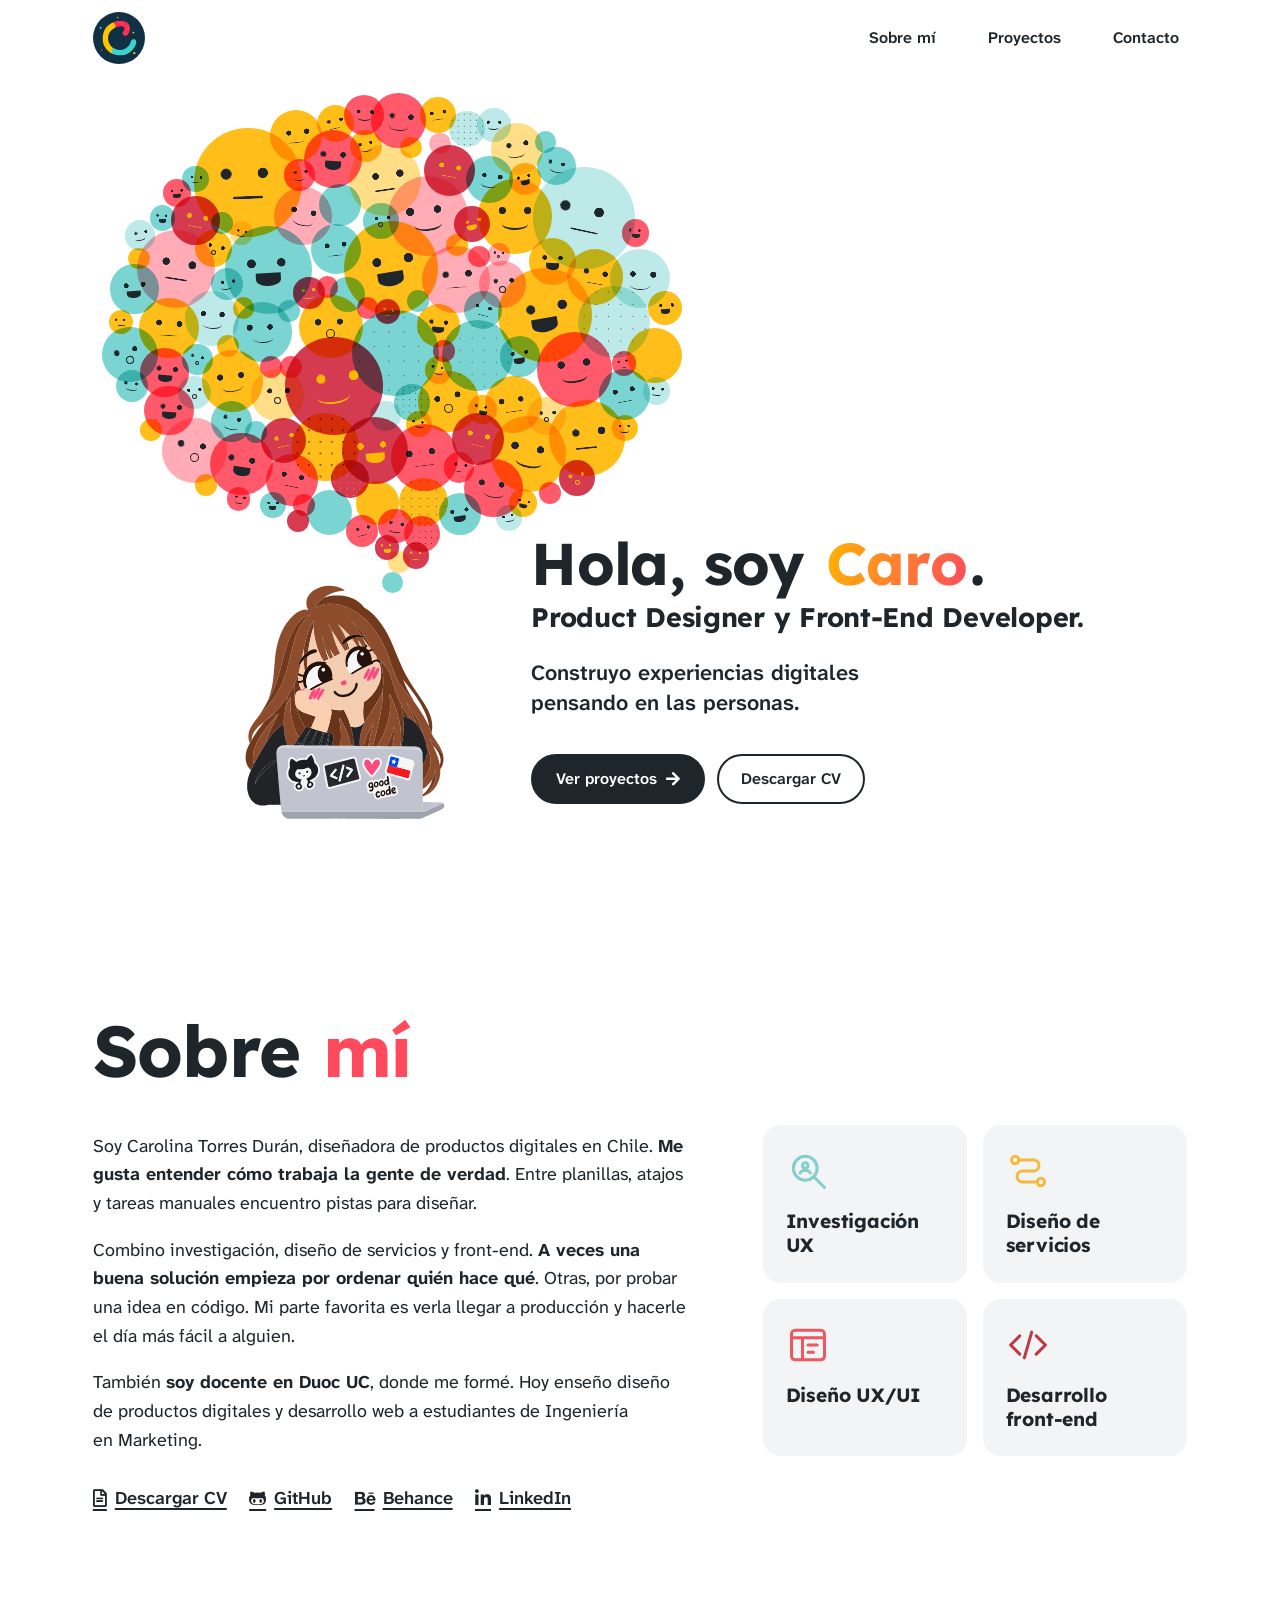
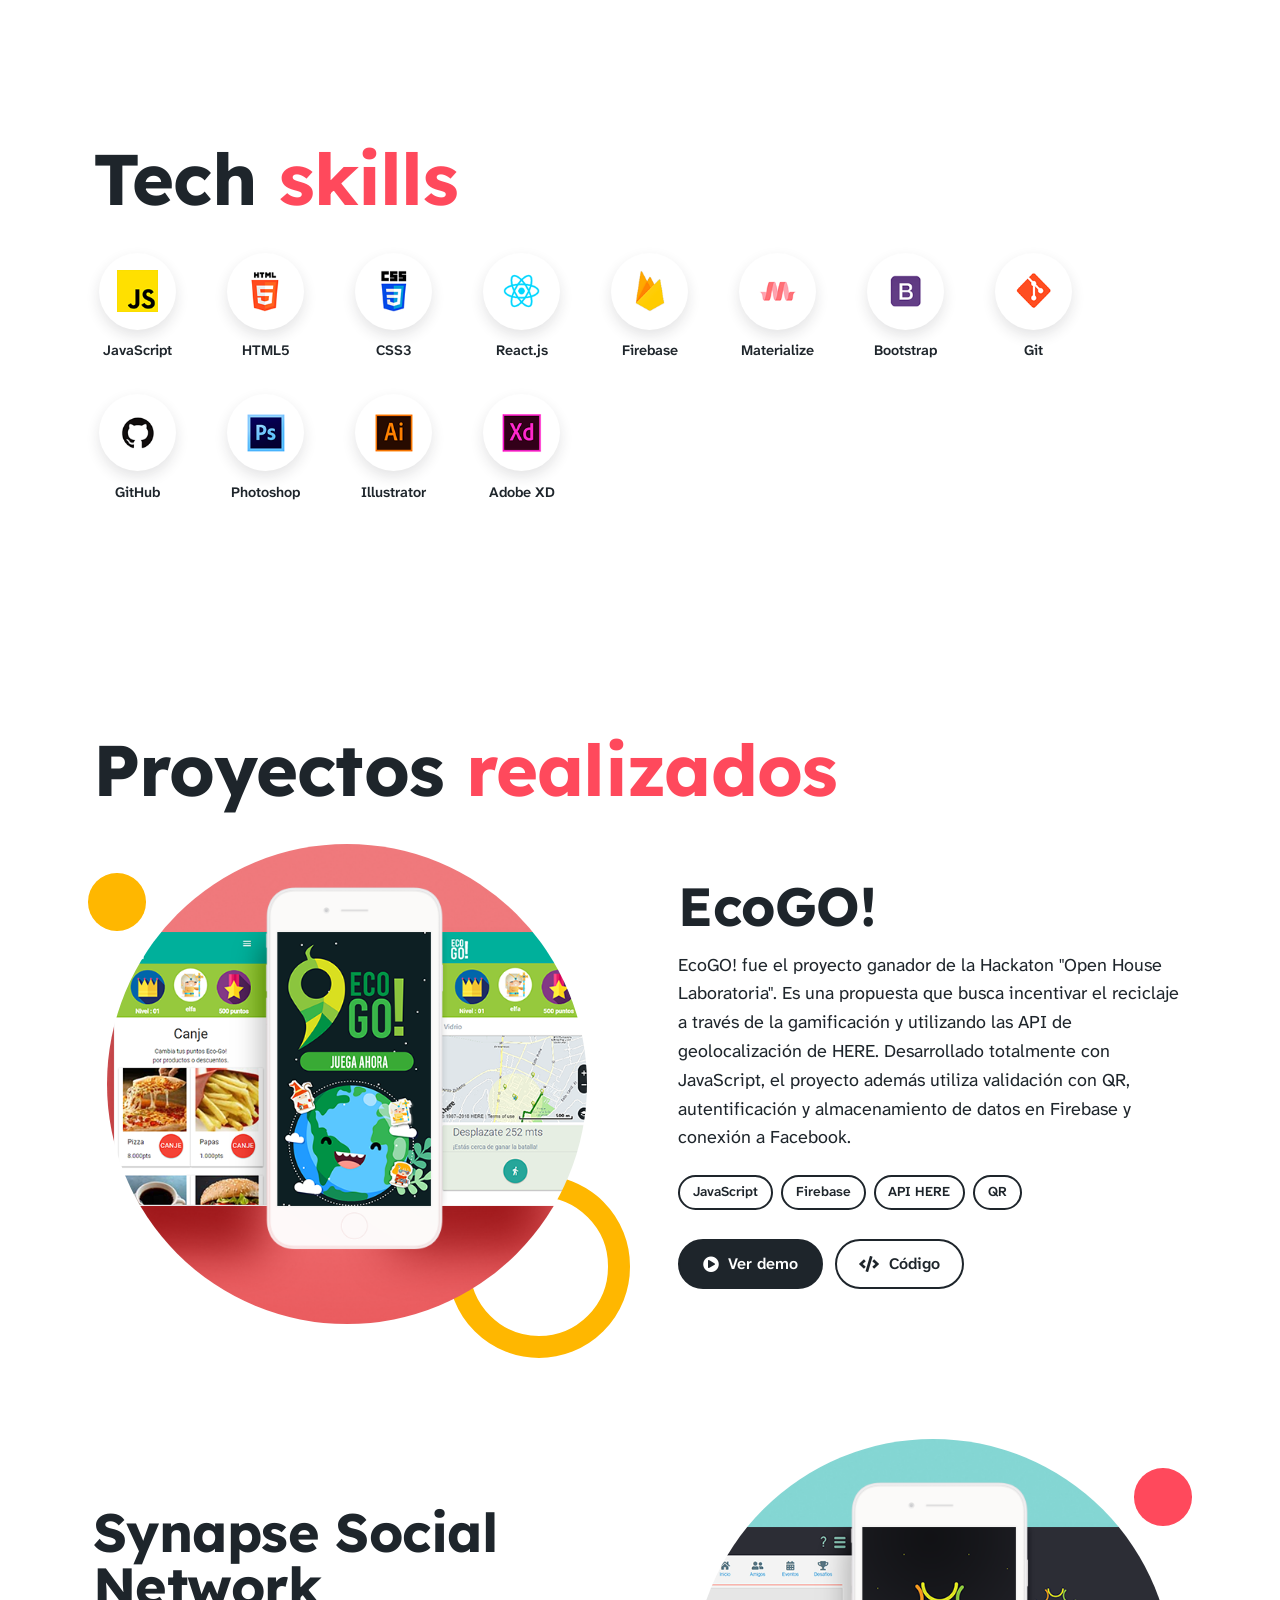
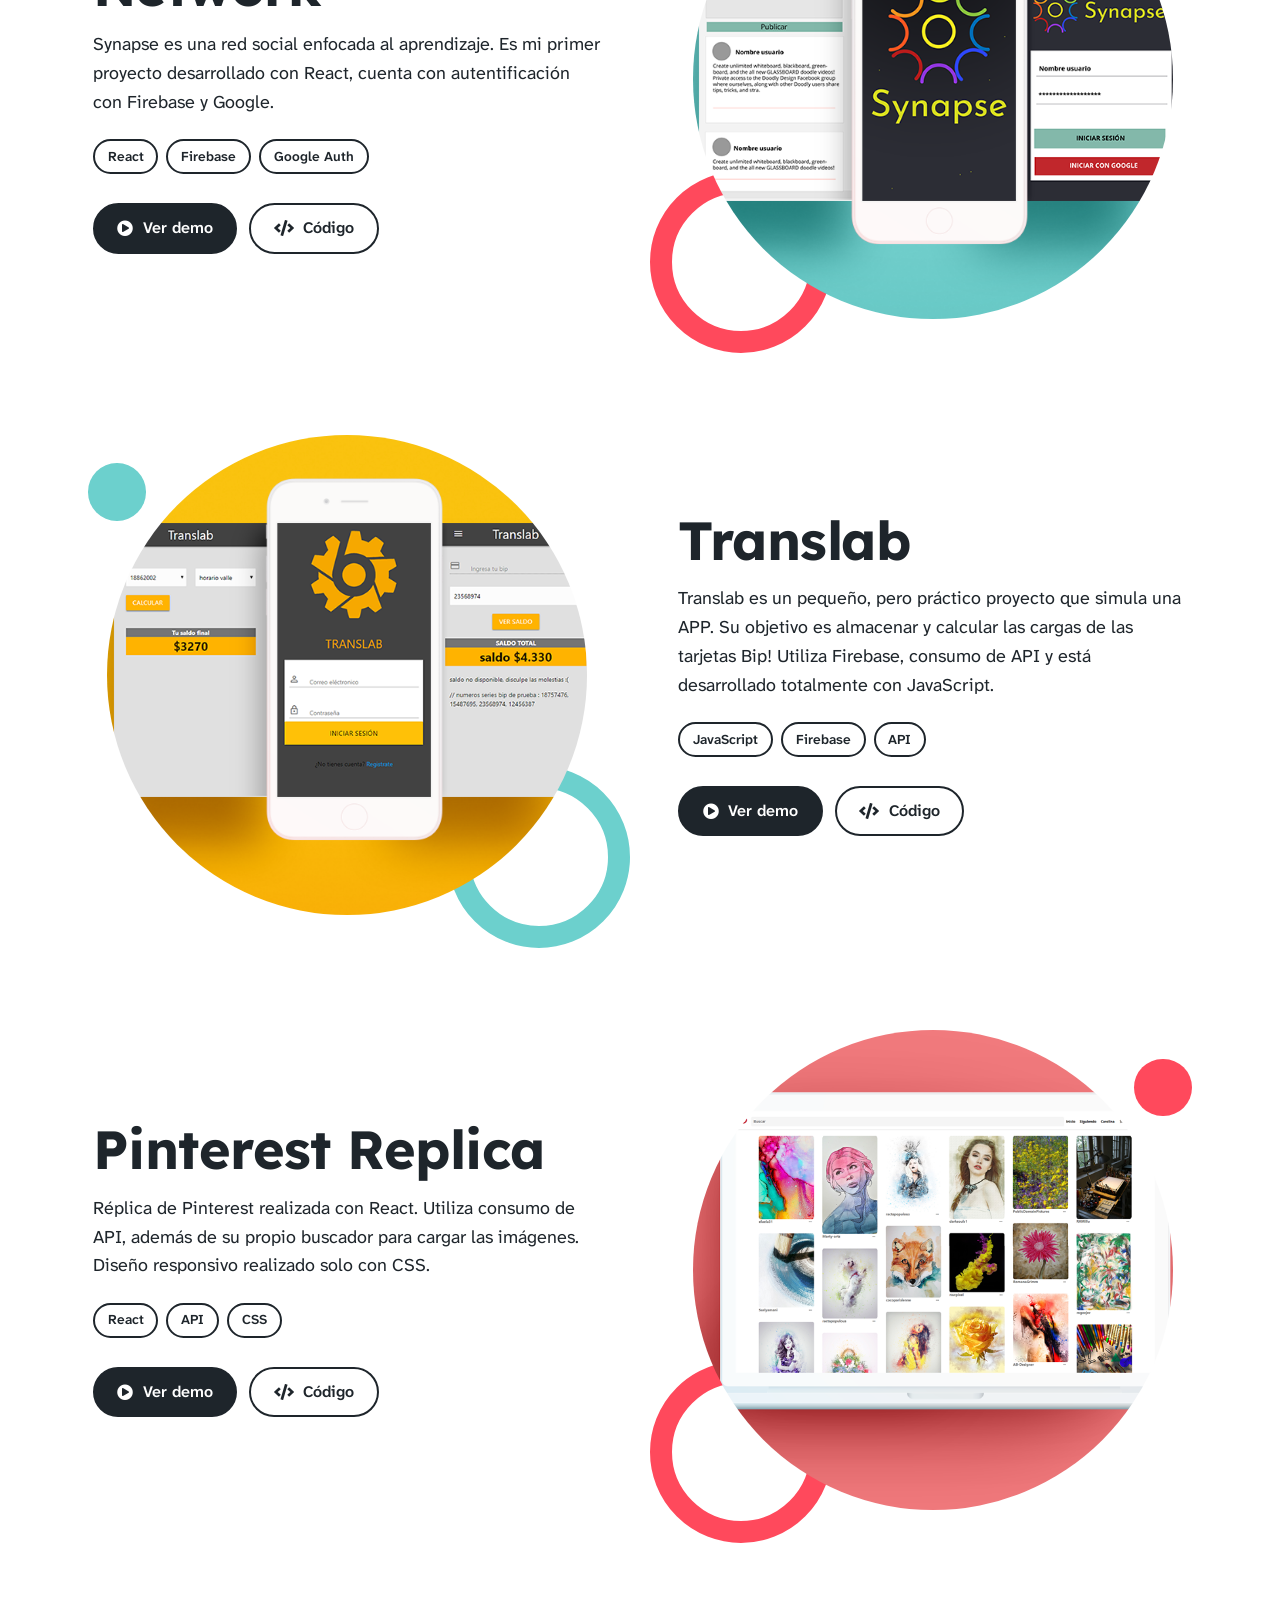
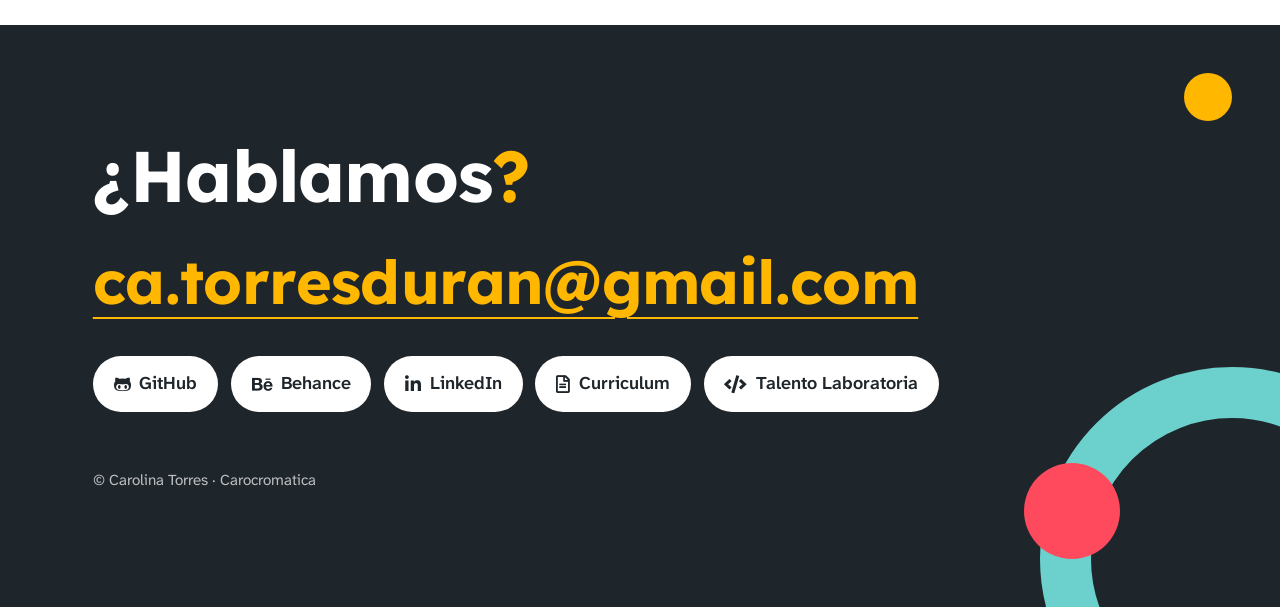
<file: indexspark2.html>
<!DOCTYPE html>
<html lang="es">
<head>
  <meta charset="UTF-8">
  <meta name="viewport" content="width=device-width, initial-scale=1.0">
  <title>Carolina Torres (Carocromatica) — Product Designer y Front-End Developer</title>
  <meta name="description" content="Carolina Torres (Carocromatica), Product Designer y Front-End Developer. Construyo experiencias digitales pensando en las personas.">
  <link rel="icon" href="./svg/logo.svg">
  <link rel="preconnect" href="https://fonts.googleapis.com">
  <link rel="preconnect" href="https://fonts.gstatic.com" crossorigin>
  <link href="https://fonts.googleapis.com/css2?family=Lexend:wght@500;700&family=Atkinson+Hyperlegible+Next:wght@400;600;700&display=swap" rel="stylesheet">
  <link rel="stylesheet" href="https://use.fontawesome.com/releases/v5.4.1/css/all.css" integrity="sha384-5sAR7xN1Nv6T6+dT2mhtzEpVJvfS3NScPQTrOxhwjIuvcA67KV2R5Jz6kr4abQsz" crossorigin="anonymous">
  <link rel="stylesheet" href="indexspark.css">
</head>
<body class="v2">
  <header class="nav">
    <nav class="wrap" aria-label="Principal">
      <a class="nav-logo" href="#top" aria-label="Carocromatica, inicio"><img src="spark/marca.svg" alt="" width="52" height="52"></a>
      <ul>
        <li><a href="#sobre-mi">Sobre mí</a></li>
        <li><a href="#proyectos">Proyectos</a></li>
        <li><a href="#contacto">Contacto</a></li>
      </ul>
    </nav>
  </header>

  <main id="top">
    <section class="hero" aria-labelledby="hero-t">
      <div class="nube-wrap">
          <p class="sr-only">Ilustración: una nube de pensamiento formada por círculos de colores, cada uno es un usuario, que sale de la cabeza de la diseñadora.</p>
          <ul class="nube" aria-hidden="true"></ul>
          <figure class="disenadora disenadora-hero" id="disenadora" title="Haz clic para que piense otra nube">
          <img src="spark/carocromatica.svg" alt="Ilustración de Carolina Torres pensando en sus usuarios" width="1173" height="1347">
        </figure>
        
        </div>

      <div class="wrap hero-grid">
        <div>
          <p class="saludo">Hola, soy <span class="hl">Caro</span>.</p>
          <h1 id="hero-t">Product Designer y Front-End Developer.</h1>
          <p class="hero-sub">Construyo experiencias digitales pensando en las personas.</p>
          <div class="cta">
            <a class="btn" href="#proyectos">Ver proyectos <i class="fas fa-arrow-right" aria-hidden="true"></i></a>
            <a class="btn ghost" href="./cv/Carolina%20torres%20cv%202018.pdf">Descargar CV</a>
          </div>
        </div>
      </div>
    </section>

    <section class="sec" id="sobre-mi" aria-labelledby="sobre-t">
      <div class="wrap">
        <h2 id="sobre-t">Sobre <span class="hl">mí</span></h2>
        <div class="about-grid">
          <div class="about-text">
            <p>Soy Carolina Torres Durán, diseñadora de productos digitales en Chile. <strong class="destacado">Me gusta entender cómo trabaja la gente de verdad</strong>. Entre planillas, atajos y tareas manuales encuentro pistas para diseñar.</p>
          <p>Combino investigación, diseño de servicios y front-end. <strong class="destacado">A veces una buena solución empieza por ordenar quién hace qué</strong>. Otras, por probar una idea en código. Mi parte favorita es verla llegar a producción y hacerle el día más fácil a alguien.</p>
          <p>También <strong class="destacado">soy docente en Duoc UC</strong>, donde me formé. Hoy enseño diseño de productos digitales y desarrollo web a estudiantes de Ingeniería en Marketing.</p>
            <div class="links">
            <a href="./cv/Carolina%20torres%20cv%202018.pdf"><i class="far fa-file-alt" aria-hidden="true"></i> Descargar CV</a>
            <a href="https://github.com/carocromatica" target="_blank" rel="noopener"><i class="fab fa-github-alt" aria-hidden="true"></i> GitHub</a>
            <a href="https://www.behance.net/carocromatica" target="_blank" rel="noopener"><i class="fab fa-behance" aria-hidden="true"></i> Behance</a>
            <a href="https://www.linkedin.com/in/carocromatica/" target="_blank" rel="noopener"><i class="fab fa-linkedin-in" aria-hidden="true"></i> LinkedIn</a>
          </div>
          </div>
          <ul class="keywords" aria-label="Especialidades">
            <li><img src="svg/investigacion-ux.svg" alt="" width="44" height="44"><span>Investigación UX</span></li>
            <li><img src="svg/diseno-de-servicios.svg" alt="" width="44" height="44"><span>Diseño de servicios</span></li>
            <li><img src="svg/diseno-ux-ui.svg" alt="" width="44" height="44"><span>Diseño UX/UI</span></li>
            <li><img src="svg/desarrollo-front-end.svg" alt="" width="44" height="44"><span>Desarrollo front-end</span></li>
          </ul>
        </div>
      </div>
    </section>

    <section class="sec" id="skills" aria-labelledby="skills-t">
      <div class="wrap">
        <h2 id="skills-t">Tech <span class="hl">skills</span></h2>
        <ul class="skill-list">
        <li><span class="skill-disc"><img src="./svg/js.png" alt="" width="42" height="42"></span><span>JavaScript</span></li>
        <li><span class="skill-disc"><img src="./svg/html.png" alt="" width="42" height="42"></span><span>HTML5</span></li>
        <li><span class="skill-disc"><img src="./svg/css.png" alt="" width="42" height="42"></span><span>CSS3</span></li>
        <li><span class="skill-disc"><img src="./svg/react.png" alt="" width="42" height="42"></span><span>React.js</span></li>
        <li><span class="skill-disc"><img src="./svg/firebase.png" alt="" width="42" height="42"></span><span>Firebase</span></li>
        <li><span class="skill-disc"><img src="./svg/materialize.png" alt="" width="42" height="42"></span><span>Materialize</span></li>
        <li><span class="skill-disc"><img src="./svg/bootstrap.png" alt="" width="42" height="42"></span><span>Bootstrap</span></li>
        <li><span class="skill-disc"><img src="./svg/git.png" alt="" width="42" height="42"></span><span>Git</span></li>
        <li><span class="skill-disc"><img src="./svg/github.png" alt="" width="42" height="42"></span><span>GitHub</span></li>
        <li><span class="skill-disc"><img src="./svg/photoshop.png" alt="" width="42" height="42"></span><span>Photoshop</span></li>
        <li><span class="skill-disc"><img src="./svg/illustrator.png" alt="" width="42" height="42"></span><span>Illustrator</span></li>
        <li><span class="skill-disc"><img src="./svg/xd.png" alt="" width="42" height="42"></span><span>Adobe XD</span></li>
        </ul>
      </div>
    </section>

    <section class="sec" id="proyectos" aria-labelledby="proy-t">
      <div class="wrap">
        <h2 id="proy-t">Proyectos <span class="hl">realizados</span></h2>
      <article class="proj" style="--c:var(--coral);--c2:var(--amber)">
        <div class="proj-art">
          <i class="punto" aria-hidden="true"></i><i class="anillo" aria-hidden="true"></i>
          <div class="disc"><img src="./svg/ecogo.png" alt="Pantallas de la app EcoGO!" width="800" height="622" loading="lazy"></div>
        </div>
        <div>
          <h3>EcoGO!</h3>
          <p>EcoGO! fue el proyecto ganador de la Hackaton "Open House Laboratoria". Es una propuesta que busca incentivar el reciclaje a través de la gamificación y utilizando las API de geolocalización de HERE. Desarrollado totalmente con JavaScript, el proyecto además utiliza validación con QR, autentificación y almacenamiento de datos en Firebase y conexión a Facebook.</p>
          <ul class="tags" aria-label="Tecnologías"><li>JavaScript</li><li>Firebase</li><li>API HERE</li><li>QR</li></ul>
          <div class="cta">
            <a class="btn" href="https://carocromatica.github.io/Proyecto-Here/" target="_blank" rel="noopener"><i class="fas fa-play-circle" aria-hidden="true"></i> Ver demo</a>
            <a class="btn ghost" href="https://github.com/carocromatica/Proyecto-Here" target="_blank" rel="noopener"><i class="fas fa-code" aria-hidden="true"></i> Código</a>
          </div>
        </div>
      </article>
      <article class="proj flip" style="--c:var(--teal);--c2:var(--coral)">
        <div class="proj-art">
          <i class="punto" aria-hidden="true"></i><i class="anillo" aria-hidden="true"></i>
          <div class="disc"><img src="./svg/synapp.png" alt="Pantallas de Synapse Social Network" width="800" height="622" loading="lazy"></div>
        </div>
        <div>
          <h3>Synapse Social Network</h3>
          <p>Synapse es una red social enfocada al aprendizaje. Es mi primer proyecto desarrollado con React, cuenta con autentificación con Firebase y Google.</p>
          <ul class="tags" aria-label="Tecnologías"><li>React</li><li>Firebase</li><li>Google Auth</li></ul>
          <div class="cta">
            <a class="btn" href="https://carocromatica.github.io/synapp/" target="_blank" rel="noopener"><i class="fas fa-play-circle" aria-hidden="true"></i> Ver demo</a>
            <a class="btn ghost" href="https://github.com/carocromatica/synapp" target="_blank" rel="noopener"><i class="fas fa-code" aria-hidden="true"></i> Código</a>
          </div>
        </div>
      </article>
      <article class="proj" style="--c:var(--amber);--c2:var(--teal)">
        <div class="proj-art">
          <i class="punto" aria-hidden="true"></i><i class="anillo" aria-hidden="true"></i>
          <div class="disc"><img src="./svg/translab.png" alt="Pantallas de la app Translab" width="800" height="622" loading="lazy"></div>
        </div>
        <div>
          <h3>Translab</h3>
          <p>Translab es un pequeño, pero práctico proyecto que simula una APP. Su objetivo es almacenar y calcular las cargas de las tarjetas Bip! Utiliza Firebase, consumo de API y está desarrollado totalmente con JavaScript.</p>
          <ul class="tags" aria-label="Tecnologías"><li>JavaScript</li><li>Firebase</li><li>API</li></ul>
          <div class="cta">
            <a class="btn" href="https://carocromatica.github.io/TranslabFirebase/src/" target="_blank" rel="noopener"><i class="fas fa-play-circle" aria-hidden="true"></i> Ver demo</a>
            <a class="btn ghost" href="https://github.com/carocromatica/TranslabFirebase" target="_blank" rel="noopener"><i class="fas fa-code" aria-hidden="true"></i> Código</a>
          </div>
        </div>
      </article>
      <article class="proj flip" style="--c:var(--ink);--c2:var(--coral)">
        <div class="proj-art">
          <i class="punto" aria-hidden="true"></i><i class="anillo" aria-hidden="true"></i>
          <div class="disc"><img src="./svg/pinterest.png" alt="Réplica de Pinterest en varios dispositivos" width="1000" height="732" loading="lazy"></div>
        </div>
        <div>
          <h3>Pinterest Replica</h3>
          <p>Réplica de Pinterest realizada con React. Utiliza consumo de API, además de su propio buscador para cargar las imágenes. Diseño responsivo realizado solo con CSS.</p>
          <ul class="tags" aria-label="Tecnologías"><li>React</li><li>API</li><li>CSS</li></ul>
          <div class="cta">
            <a class="btn" href="https://carocromatica.github.io/svalley/" target="_blank" rel="noopener"><i class="fas fa-play-circle" aria-hidden="true"></i> Ver demo</a>
            <a class="btn ghost" href="https://github.com/carocromatica/svalley" target="_blank" rel="noopener"><i class="fas fa-code" aria-hidden="true"></i> Código</a>
          </div>
        </div>
      </article>
      </div>
    </section>
  </main>

  <footer class="sec contacto" id="contacto">
    <i class="ac a1" aria-hidden="true"></i><i class="ac a2" aria-hidden="true"></i><i class="ac a3" aria-hidden="true"></i>
    <div class="wrap">
      <h2>¿Hablamos<span class="hl">?</span></h2>
      <a class="correo" href="mailto:ca.torresduran@gmail.com">ca.torresduran@gmail.com</a>
      <ul class="contacto-lista">
        <li><a href="https://github.com/carocromatica" target="_blank" rel="noopener"><i class="fab fa-github-alt" aria-hidden="true"></i> GitHub</a></li>
        <li><a href="https://www.behance.net/carocromatica" target="_blank" rel="noopener"><i class="fab fa-behance" aria-hidden="true"></i> Behance</a></li>
        <li><a href="https://www.linkedin.com/in/carocromatica/" target="_blank" rel="noopener"><i class="fab fa-linkedin-in" aria-hidden="true"></i> LinkedIn</a></li>
        <li><a href="./cv/Carolina%20torres%20cv%202018.pdf"><i class="far fa-file-alt" aria-hidden="true"></i> Curriculum</a></li>
        <li><a href="https://app.talento.laboratoria.la/profile/8ibsIIPkJ1aaruHDT4MYyW7eWAL2" target="_blank" rel="noopener"><i class="fas fa-code" aria-hidden="true"></i> Talento Laboratoria</a></li>
      </ul>
      <p class="pie">© Carolina Torres · Carocromatica</p>
    </div>
  </footer>

  <script>
    // Un embudo de usuarios: se abre hasta los bordes de la pantalla, sube en una banda por encima del texto
    // y se angosta hasta la cabeza de la diseñadora, que vive en "Sobre mí". Cada círculo es una persona.
    (function () {
      const nube = document.querySelector('.nube');
      const wrap = document.querySelector('.nube-wrap');
      const disenadora = document.getElementById('disenadora');
      if (!nube || !wrap) return;
      const R = (a, b) => a + Math.random() * (b - a);
      const COLORES = [['teal', 18], ['amber', 18], ['coral', 17], ['coral-d', 8], ['teal-l', 9], ['amber-l', 8], ['coral-l', 6]];
      const REDUCIDO = matchMedia('(prefers-reduced-motion: reduce)').matches;
      let dim = { W: 1, H: 1 };
      let encontradas = 0;

      function elegirColor() {
        const total = COLORES.reduce((a, c) => a + c[1], 0);
        let v = Math.random() * total;
        for (const [n, w] of COLORES) { v -= w; if (v <= 0) return n; }
        return 'teal';
      }

      // Todo se calcula en píxeles dentro de la nube y se escribe en % para que escale con la ventana
      function crearCirculo(p, retardo, esCola) {
        const li = document.createElement('li');
        const wPct = p.r * 2 / dim.W * 100;
        const grande = p.r >= 11;
        const patron = p.r >= 14 && Math.random() < .15 ? 'dots' : 'solid';
        const cara = patron === 'solid' && grande;
        const exp = ['e-smile', 'e-smile', 'e-flat', 'e-o', 'e-open', 'e-smile', 'e-open', 'e-flat'][Math.floor(Math.random() * 8)];
        li.className = 'u ' + elegirColor() + ' ' + patron + (cara ? ' face ' + exp : '') + (Math.random() < .35 ? ' f' : '') + (esCola ? ' cola' : '');
        li.style.cssText =
          'left:' + ((p.x - p.r) / dim.W * 100).toFixed(2) + '%;top:' + ((p.y - p.r) / dim.H * 100).toFixed(2) + '%;width:' + wPct.toFixed(2) + '%;' +
          'z-index:' + Math.max(1, Math.round(1000 - p.r * 10)) + ';--dx:' + R(-5, 5).toFixed(1) + ';--dy:' + R(-4, 6).toFixed(1) + ';--d:' + (REDUCIDO ? 0 : retardo).toFixed(2) + 's;' +
          '--fd:' + R(5, 10).toFixed(1) + 's;--fdl:' + R(-6, 0).toFixed(1) + 's' +
          (cara ? ';--lx:' + [-5, -3, 0, 0, 3, 5][Math.floor(Math.random() * 6)] + ';--rot:' + Math.round(R(-14, 14)) + 'deg;--w:' + wPct.toFixed(2) : '');
        return li;
      }

      // Interpolación lineal sobre puntos [y, x] ordenados por y
      function interp(pts, y) {
        if (y <= pts[0][0]) return pts[0][1];
        for (let i = 1; i < pts.length; i++) {
          if (y <= pts[i][0]) { const t = (y - pts[i - 1][0]) / (pts[i][0] - pts[i - 1][0]); return pts[i - 1][1] + (pts[i][1] - pts[i - 1][1]) * t; }
        }
        return pts[pts.length - 1][1];
      }

      function generar() {
        // En móvil no hay globo: ni se genera (ahorra trabajo), solo queda la diseñadora
        if (matchMedia('(max-width: 52rem)').matches) { nube.replaceChildren(); return; }
        const w = wrap.getBoundingClientRect();
        const W = w.width, H = w.height;
        if (!W || !H) return;
        dim = { W, H };
        contador = 0;
        const u = Math.min(W, 1.1 * H);               // unidad de tamaño
        // Posición de la diseñadora medida con offsetLeft/Top (relativa a la nube y sin transformaciones):
        // si se midiera con getBoundingClientRect mientras corre su animación de entrada, saldría desplazada.
        const d = disenadora ? { left: disenadora.offsetLeft, top: disenadora.offsetTop, width: disenadora.offsetWidth, height: disenadora.offsetHeight } : null;
        // La colita de la burbuja apunta a la cabeza de la diseñadora (un poco a la derecha de su coronilla)
        const T = d ? [d.left + d.width * .65, d.top + d.height * .10] : [.296 * W, .591 * H];

        // 1) Silueta: burbuja de diálogo (tu artboard 3): un óvalo grande con una colita corta hacia abajo.
        //    Medida como fracciones del hero y desplazada para que la punta de la colita caiga en T.
        const sx = T[0] - .296 * W, sy = T[1] - .591 * H;
        const cx = .306 * W + sx, cy = .279 * H + sy, rx = .229 * W, ry = .254 * H;
        const TailL = [[.526, .292], [.562, .292], [.588, .296], [.591, .305]].map(([a, b]) => [a * H + sy, b * W + sx]);
        const TailR = [[.526, .352], [.546, .337], [.573, .319], [.591, .305]].map(([a, b]) => [a * H + sy, b * W + sx]);
        const dentro = (x, y) => {
          if (((x - cx) / rx) ** 2 + ((y - cy) / ry) ** 2 <= 1) return true;
          return y >= TailL[0][0] && y <= T[1] && x >= interp(TailL, y) && x <= interp(TailR, y);
        };
        const cabe = (x, y, r) => {
          if (!dentro(x, y)) return false;
          for (let i = 0; i < 10; i++) {
            const a = i / 10 * Math.PI * 2;
            if (!dentro(x + Math.cos(a) * r * .95, y + Math.sin(a) * r * .95)) return false;
          }
          return true;
        };

        // 2) Círculos dentro de la burbuja (se achican hacia la punta de la colita)
        const puestos = [];
        for (const escala of [1, .72, .52, .34]) {
          for (let t = 0; t < 2600; t++) {
            const x = R(cx - rx, cx + rx), y = R(cy - ry, T[1]);
            const dPunta = Math.hypot(x - T[0], y - T[1]);
            const r = Math.min(Math.max(.011 * u, .055 * u * R(.45, 1) * escala), Math.max(.011 * u, .22 * dPunta));
            if (!cabe(x, y, r)) continue;
            if (puestos.some(q => Math.hypot(x - q.x, y - q.y) < (r + q.r) * .72)) continue;
            puestos.push({ x, y, r });
          }
        }

        // 3) A pintar: la burbuja se arma de arriba hacia abajo
        puestos.sort((a, b) => a.y - b.y);
        const frag = document.createDocumentFragment();
        puestos.forEach((q, k) => frag.appendChild(crearCirculo(q, .05 + k / puestos.length * 1.2 + Math.random() * .15, false)));

        // Easter egg: tres caritas grandes y bien separadas guardan un secreto (parpadean de vez en cuando)
        const candidatas = [...frag.querySelectorAll('.u.face')].filter(li => { const l = parseFloat(li.style.left), wi = parseFloat(li.style.width); return wi * W / 100 >= 34 && l >= 1 && l + wi <= 99; });
        const elegidas = [];
        candidatas.sort(() => Math.random() - .5).forEach(li => {
          if (elegidas.length >= 3) return;
          const x = parseFloat(li.style.left), y = parseFloat(li.style.top);
          if (elegidas.every(o => Math.hypot((parseFloat(o.style.left) - x) * W / 100, (parseFloat(o.style.top) - y) * H / 100) > .15 * W)) elegidas.push(li);
        });
        elegidas.forEach(li => li.classList.add('egg'));
        encontradas = 0;
        nube.replaceChildren(frag);
      }

      generar();
      // La forma depende de dónde cae la diseñadora y del tamaño de la ventana: se rehace al cambiarlo o al terminar de cargar
      let tmr;
      addEventListener('resize', () => { clearTimeout(tmr); tmr = setTimeout(generar, 250); });
      addEventListener('load', generar);
      if (disenadora) {
        disenadora.addEventListener('click', generar);
        new IntersectionObserver((es, o) => es.forEach(e => { if (e.isIntersecting) { disenadora.classList.add('visible'); o.disconnect(); } }), { threshold: .2 }).observe(disenadora);
      }
    })();
  </script>
</body>
</html>
</file>
<file: indexspark.css>
/* indexspark — la diseñadora piensa en sus usuarios: cada círculo es una persona */

:root {
  --teal: #6CD0CD;
  --amber: #FFB700;
  --coral: #FF495C;
  --coral-d: #D1263E;
  --orange: #FB8C00;
  --ink: #1E252B;
  --paper: #FFFFFF;
  --gray: #E0E0E0;
  --teal-l: #B6E8E6;
  --amber-l: #FFDB7A;
  --coral-l: #FFA4AE;

  --font-display: "Bricolage Grotesque", system-ui, sans-serif;
  --font-body: "Schibsted Grotesk", system-ui, sans-serif;
  --gutter: clamp(1.25rem, 6vw, 5rem);
  --ease: cubic-bezier(.16, 1, .3, 1);
  --nav-h: 4.75rem;
}

*, *::before, *::after { box-sizing: border-box; }

html { scroll-padding-top: calc(var(--nav-h) + .5rem); scrollbar-color: var(--coral) var(--paper); }

body {
  margin: 0;
  background: #fff;
  color: var(--ink);
  font-family: var(--font-body);
  font-size: 1.125rem;
  line-height: 1.6;
  -webkit-font-smoothing: antialiased;
  overflow-x: clip;
}

::selection { background: var(--amber); color: var(--ink); }
img { display: block; max-width: 100%; height: auto; }
a { color: inherit; text-underline-offset: .22em; text-decoration-thickness: 2px; }
a:focus-visible, button:focus-visible { outline: 3px solid var(--coral); outline-offset: 4px; border-radius: 4px; }
p { margin: 0; text-wrap: pretty; }

h1, h2, h3 {
  margin: 0;
  font-family: var(--font-display);
  font-weight: 800;
  line-height: 1;
  letter-spacing: -.03em;
  text-wrap: balance;
}

.wrap { width: 100%; max-width: 78rem; margin-inline: auto; padding-inline: var(--gutter); }
.sr-only { position: absolute; width: 1px; height: 1px; overflow: hidden; clip-path: inset(50%); white-space: nowrap; }

/* ───────── Nav ───────── */
.nav .wrap { height: 100%; display: flex; align-items: center; justify-content: flex-end; }
.nav ul { display: flex; gap: clamp(1rem, 3vw, 2.25rem); list-style: none; margin: 0; padding: 0; }
.nav ul a {
  display: inline-block; padding-block: .5rem; font-weight: 600; font-size: 1rem; text-decoration: none;
  background: linear-gradient(var(--coral), var(--coral)) 0 100% / 0 3px no-repeat;
  transition: background-size .35s var(--ease);
}
.nav ul a:hover { background-size: 100% 3px; }

/* ───────── Hero ───────── */
/* Navbar transparente, solo con los links */
.nav { position: relative; z-index: 50; height: var(--nav-h); background: transparent; }
.nav ul a { padding-inline: .5rem; white-space: nowrap; }

/* La nube sale por el borde derecho y por arriba de la página */
.hero { position: relative; height: calc(100svh - var(--nav-h)); min-height: 28rem; overflow-x: clip; z-index: 3; }

.hero-grid {
  position: relative; z-index: 2;
  height: 100%;
  display: flex; align-items: flex-end;
  padding-top: 2rem; padding-bottom: clamp(2rem, 12vh, 6rem);
}
.hero-grid > div:first-child { max-width: 26rem; }

.saludo { margin: 0; font-family: var(--font-display); font-weight: 800; font-size: clamp(2.4rem, 4.6vw, 4.6rem); line-height: 1; letter-spacing: -.03em; }
.saludo .hl { color: var(--coral); }
.hero h1 { margin-top: .55rem; font-size: clamp(1.3rem, 2.4vw, 2.4rem); line-height: 1.15; letter-spacing: -.02em; }

.hero-sub { margin-top: 1.6rem; max-width: 30ch; font-size: clamp(1.1rem, 1.7vw, 1.35rem); line-height: 1.4; font-weight: 600; }
.hero-sub span { display: block; margin-top: .3rem; font-weight: 400; opacity: .75; font-size: .95em; }

.cta { margin-top: 2.2rem; display: flex; flex-wrap: wrap; gap: .75rem; }

.btn {
  display: inline-flex; align-items: center; gap: .6rem;
  padding: .95rem 1.4rem;
  font: 600 1rem/1 var(--font-body);
  color: var(--paper); background: var(--ink);
  border: 2px solid var(--ink); border-radius: 999px;
  text-decoration: none; cursor: pointer;
  transition: transform .3s var(--ease), background-color .2s, color .2s;
}
.btn:hover { transform: translateY(-3px); }
.btn.ghost { background: transparent; color: inherit; border-color: currentColor; }
.btn.ghost:hover { background: var(--ink); color: var(--paper); border-color: var(--ink); }

/* La nube: el pensamiento de la diseñadora */
/* La nube cabe completa bajo el navbar y sale por el borde derecho */
/* La nube ocupa todo el hero: se abre hasta los bordes y baja hasta la diseñadora */
.nube-wrap { position: absolute; z-index: 1; inset: 0; }

.nube { position: relative; width: 100%; height: 100%; list-style: none; margin: 0; padding: 0; }

.u {
  position: absolute;
  aspect-ratio: 1;
  border-radius: 50%;
  background: color-mix(in srgb, var(--c) 90%, transparent);
  mix-blend-mode: multiply;
  cursor: default;
  animation: llegar 1.3s var(--ease) var(--d) both;
  transition: scale .35s var(--ease);
  --c: var(--teal);
}
.u:hover { scale: 1.14; }
.u.f { animation: llegar 1.3s var(--ease) var(--d) both, flotar var(--fd) ease-in-out var(--fdl) infinite alternate; }

.u.teal    { --c: var(--teal);    --i: var(--ink); }
.u.amber   { --c: var(--amber);   --i: var(--ink); }
.u.coral   { --c: var(--coral);   --i: var(--ink); }
.u.ink     { --c: var(--ink);     --i: var(--amber); }
.u.coral-d { --c: var(--coral-d); --i: var(--amber); }
.u.teal-l  { --c: var(--teal-l);  --i: var(--ink); }
.u.amber-l { --c: var(--amber-l); --i: var(--ink); }
.u.coral-l { --c: var(--coral-l); --i: var(--ink); }
.u.paper   { --c: #fff;           --i: var(--coral); }

/* Un usuario = un círculo, a veces con su "centro" (anillo), trama de rayas o puntos */
/* Caritas: líneas finas, sobrias. El grosor escala con el tamaño del círculo (unidades de contenedor). */
.nube { container-type: inline-size; }
.u.face { --lx: 0; --rot: 0deg; --stroke: max(1.4px, calc(var(--w) * .028cqw)); }
.u.face::before, .u.face::after { content: ""; position: absolute; pointer-events: none; rotate: var(--rot); }
.u.face::before {
  inset: 0;
  background:
    radial-gradient(circle at calc(33% + var(--lx) * 1%) 42%, var(--i) 0 5.2%, transparent 5.8%),
    radial-gradient(circle at calc(67% + var(--lx) * 1%) 42%, var(--i) 0 5.2%, transparent 5.8%);
}
.u.face.e-smile::after { left: 33%; top: 52%; width: 34%; height: 16%; border-bottom: var(--stroke) solid var(--i); border-radius: 0 0 100% 100% / 0 0 100% 100%; }
.u.face.e-flat::after  { left: 36%; top: 62%; width: 28%; border-top: var(--stroke) solid var(--i); border-radius: 99px; }
.u.face.e-o::after     { left: 43%; top: 54%; width: 14%; aspect-ratio: 1; border: var(--stroke) solid var(--i); border-radius: 50%; }
.u.face.e-open::after  { left: 36%; top: 54%; width: 28%; height: 15%; background: var(--i); border-radius: 0 0 100% 100% / 0 0 100% 100%; }
.u.dots { background-image: radial-gradient(circle at center, color-mix(in srgb, var(--i) 80%, transparent) 0 8%, transparent 9%); background-size: 17% 17%; }

@keyframes llegar {
  from { transform: translate(calc(var(--dx) * 100%), calc(var(--dy) * 100%)) scale(.2); opacity: 0; }
  to   { transform: none; opacity: 1; }
}
@keyframes flotar { to { translate: 0 -5%; } }

.yo {
  position: absolute; left: 2%; bottom: 0; width: 27%;
  animation: llegar 1.2s var(--ease) 1.5s both; --dx: 0; --dy: 3;
}
.yo { cursor: pointer; }
.yo img { width: 100%; }


/* ───────── Secciones ───────── */
.sec { position: relative; padding-block: clamp(4rem, 9vw, 7.5rem); }
.sec h2 { font-size: clamp(2.4rem, 5.6vw, 4.6rem); margin-bottom: 2.4rem; }
.sec h2 .hl { color: var(--coral); }

/* Sobre mí */
.about-grid { display: grid; grid-template-columns: minmax(0, 5fr) minmax(0, 7fr); gap: clamp(2rem, 6vw, 5rem); align-items: start; }
.disenadora { order: -1; margin: 0; justify-self: center; width: min(100%, 24rem); opacity: 0; cursor: pointer; --dx: 0; --dy: 2; }
.disenadora.visible { animation: llegar 1.1s var(--ease) both; }
.disenadora img { width: 100%; }
.about-lead { margin-bottom: 1.4rem; font-family: var(--font-display); font-weight: 800; font-size: clamp(1.7rem, 3.2vw, 2.6rem); line-height: 1.25; letter-spacing: -.025em; text-wrap: balance; }
.about-text p { max-width: 58ch; }
.about-text p + p { margin-top: 1.1rem; }
.links { display: flex; flex-wrap: wrap; gap: .6rem 1.4rem; margin-top: 1.8rem; font-weight: 600; }
.links a { display: inline-flex; align-items: center; gap: .5rem; }

/* Skills */
.skill-list { list-style: none; margin: 0; padding: 0; display: flex; flex-wrap: wrap; gap: 2rem 2.4rem; }
.skill-list li { display: flex; flex-direction: column; align-items: center; gap: .6rem; width: 5.6rem; font-size: .9rem; font-weight: 600; text-align: center; }
.skill-disc {
  display: grid; place-items: center; width: 4.8rem; height: 4.8rem; border-radius: 50%;
  background: #fff; box-shadow: 0 6px 14px rgba(30, 37, 43, .12);
  transition: transform .4s var(--ease);
}
.skill-list li:hover .skill-disc { transform: translateY(-6px); }
.skill-disc img { width: 2.6rem; height: 2.6rem; object-fit: contain; }

/* Proyectos */
.proj { display: grid; grid-template-columns: minmax(0, 1fr) minmax(0, 1fr); gap: clamp(2rem, 6vw, 6rem); align-items: center; margin-bottom: clamp(4rem, 9vw, 8rem); }
.proj:last-child { margin-bottom: 0; }
.proj.flip .proj-art { order: 2; }

.proj-art { position: relative; width: min(100%, 30rem); aspect-ratio: 1; justify-self: center; isolation: isolate; }
.proj-art .disc { position: absolute; inset: 0; border-radius: 50%; overflow: hidden; background: var(--c); }
.proj-art .disc img { width: 100%; height: 100%; object-fit: cover; transition: transform .9s var(--ease); }
.proj:hover .disc img { transform: scale(1.05); }
.proj-art .anillo { position: absolute; z-index: -1; right: -9%; bottom: -7%; width: 38%; aspect-ratio: 1; border-radius: 50%; border: clamp(.7rem, 2vw, 1.4rem) solid var(--c2); }
.proj.flip .proj-art .anillo { right: auto; left: -9%; }
.proj-art .punto { position: absolute; z-index: -1; left: -4%; top: 6%; width: 12%; aspect-ratio: 1; border-radius: 50%; background: var(--c2); }
.proj.flip .proj-art .punto { left: auto; right: -4%; }

.proj h3 { font-size: clamp(2.1rem, 4.2vw, 3.4rem); margin-bottom: 1.1rem; }
.proj p { max-width: 36rem; }
.tags { display: flex; flex-wrap: wrap; gap: .5rem; list-style: none; margin: 1.4rem 0 0; padding: 0; }
.tags li { padding: .3rem .8rem; font-size: .85rem; font-weight: 600; border: 2px solid var(--ink); border-radius: 999px; }
.proj .cta { margin-top: 1.8rem; }

/* Contacto */
.contacto { background: var(--ink); color: var(--paper); overflow: hidden; }
.contacto h2 .hl { color: var(--amber); }
.correo {
  display: inline-block; font-family: var(--font-display); font-weight: 800; font-size: clamp(1.5rem, 5.2vw, 3.8rem);
  line-height: 1.05; letter-spacing: -.03em; color: var(--amber); overflow-wrap: anywhere;
}
.contacto-lista { list-style: none; margin: 2.6rem 0 0; padding: 0; display: flex; flex-wrap: wrap; gap: .8rem; position: relative; z-index: 1; }
.contacto-lista a {
  display: inline-flex; align-items: center; gap: .55rem; padding: .85rem 1.3rem; border-radius: 999px;
  background: var(--paper); color: var(--ink); font-weight: 600; text-decoration: none;
  transition: transform .3s var(--ease), background-color .2s;
}
.contacto-lista a:hover { transform: translateY(-3px); background: var(--amber); }
.contacto .wrap { position: relative; z-index: 1; }
.pie { margin-top: 3.5rem; font-size: .95rem; opacity: .7; }
.ac { position: absolute; border-radius: 50%; pointer-events: none; }
.ac.a1 { right: -9rem; bottom: -9rem; width: 24rem; aspect-ratio: 1; border: 3.2rem solid var(--teal); }
.ac.a2 { right: 10rem; bottom: 3rem; width: 6rem; aspect-ratio: 1; background: var(--coral); }
.ac.a3 { right: 3rem; top: 3rem; width: 3rem; aspect-ratio: 1; background: var(--amber); }

/* ───────── Responsive ───────── */
@media (max-width: 52rem) {
  .about-grid, .proj { grid-template-columns: minmax(0, 1fr); }
  .disenadora { order: -1; width: min(70%, 16rem); }
  .proj.flip .proj-art { order: 0; }
  .hero { margin-top: 0; height: auto; min-height: 0; overflow: visible; overflow-x: clip; display: flex; flex-direction: column; }
  .hero-grid { order: -1; }
  .hero-grid { display: block; padding-top: 1rem; padding-bottom: 0; }
  .hero-grid > div:first-child { max-width: none; }
  .nube-wrap { position: relative; inset: auto; width: calc(100% + 8vw); aspect-ratio: 1 / 1.1; margin: 1.5rem -4vw 0; }
  .ac.a2 { right: 2rem; }
}

@media (prefers-reduced-motion: reduce) {
  .u, .u.f, .yo, .disenadora.visible { animation: none; }
  .disenadora { opacity: 1; }
  * { transition: none !important; }
}


/* ========== Variante invertida: nube · diseñadora · texto (indexspark-invertido.html) ========== */
@media (min-width: 52.01rem) {
  .hero.espejo .nube-wrap { right: auto; left: 0; }
  .hero.espejo .nube { transform: scaleX(-1); }
  .hero.espejo .yo { left: auto; right: 19%; }
  .hero.espejo .hero-grid { justify-content: flex-end; }
}


/* Cloud a la izquierda, texto a la derecha */
@media (min-width: 52.01rem) {
  .hero-grid { justify-content: flex-end; }
}


/* Easter egg: tres caritas parpadean de vez en cuando; al tocarlas pasa algo */
.u.egg { cursor: pointer; }
.u.egg::before { animation: parpadeo 6s ease-in-out infinite; transform-origin: 50% 42%; }
@keyframes parpadeo { 0%, 92%, 100% { transform: scaleY(1); } 95% { transform: scaleY(.08); } }
.u.face.egg.on::before {
  background:
    radial-gradient(circle at calc(33% + var(--lx) * 1%) 42%, var(--coral-d) 0 10%, transparent 11%),
    radial-gradient(circle at calc(67% + var(--lx) * 1%) 42%, var(--coral-d) 0 10%, transparent 11%);
  animation: none;
}
.u.face.egg.on::after { left: 30%; top: 50%; width: 40%; height: 20%; background: var(--i); border: 0; border-radius: 0 0 100% 100% / 0 0 100% 100%; }
.egg-msg {
  position: absolute; z-index: 6000; width: max-content; max-width: 15rem;
  padding: .6rem .85rem; border-radius: 12px; background: var(--ink); color: var(--paper);
  font-size: .92rem; line-height: 1.35; pointer-events: none;
  transform: translate(-50%, -100%);
  animation: egg-in .4s var(--ease) both, egg-out .4s ease 2.8s forwards;
}
@keyframes egg-in { from { opacity: 0; translate: 0 8px; } to { opacity: 1; translate: 0 0; } }
@keyframes egg-out { to { opacity: 0; } }
.chispa { position: absolute; z-index: 6000; width: 8px; height: 8px; margin: -4px 0 0 -4px; border-radius: 50%; pointer-events: none; animation: chispa .8s var(--ease) forwards; }
@keyframes chispa { to { transform: translate(var(--tx), var(--ty)) scale(.2); opacity: 0; } }
@media (prefers-reduced-motion: reduce) { .u.egg::before { animation: none; } .egg-msg { animation: none; } }

/* Desktop ancho: el rol cabe en una sola línea, en un bloque de texto más ancho */
@media (min-width: 80rem) {
  .hero-grid > div:first-child { width: 41rem; max-width: 41rem; }
  .hero h1 { white-space: nowrap; font-size: clamp(1.15rem, 2.1vw, 2.2rem); }
}

/* Logo sobre el saludo */
.logo-hero { display: block; width: 80px; height: 80px; margin-bottom: 1.25rem; background: var(--ink); border-radius: 50%; }
@media (max-width: 52rem) { .logo-hero { width: 56px; height: 56px; margin-bottom: 1rem; } }

/* Desktop: el embudo sube hasta el borde superior del navegador (el navbar transparente queda encima) */
@media (min-width: 52.01rem) {
  .hero { margin-top: calc(var(--nav-h) * -1); height: 100svh; min-height: 32rem; }
}

/* Blob amarillo pegado al borde derecho: nace en el hero y baja hasta "Sobre mí" */
.blob-der { position: absolute; z-index: 0; right: 0; top: 87%; width: 13.9%; height: 94.5%; pointer-events: none; }
@media (max-width: 64rem) { .blob-der { display: none; } }


/* ========== indexspark2: la diseñadora vive en el hero y las caritas salen por detrás de ella ========== */
.disenadora-hero { position: absolute; z-index: 2000; left: 18.3%; bottom: 7.5%; width: 17.4%; opacity: 1; order: 0; justify-self: auto; margin: 0; }
body.v2 .about-grid { grid-template-columns: minmax(0, 1fr); }
@media (min-width: 52.01rem) { body.v2 .about-grid { grid-template-columns: minmax(0, 7fr) minmax(0, 5fr); align-items: start; } }
body.v2 .about-text { max-width: 44rem; }
@media (max-width: 52rem) {
  .disenadora-hero { left: 33%; bottom: 3%; width: 34%; }
}

/* El bloque de texto no tapa los clics sobre la nube ni sobre la diseñadora */
.hero-grid { pointer-events: none; }
.hero-grid > div { pointer-events: auto; }

/* indexspark2: logo de Caro a la izquierda del navbar */
body.v2 .nav .wrap { justify-content: space-between; }
.nav-logo { display: block; line-height: 0; }
.nav-logo img { display: block; width: 52px; height: 52px; transition: transform .4s var(--ease); }
.nav-logo:hover img { transform: rotate(-8deg) scale(1.06); }
@media (prefers-reduced-motion: reduce) { .nav-logo img { transition: none; } }

/* indexspark2: texto en Atkinson Hyperlegible Next (humanista, pensada para la legibilidad) */
body.v2 { --font-body: "Atkinson Hyperlegible Next", system-ui, sans-serif; --font-display: "Lexend", system-ui, sans-serif; }
/* Titulares en Lexend Bold (700) */
body.v2 :is(h1, h2, h3, .saludo, .about-lead, .correo) { font-weight: 700; letter-spacing: -.01em; }

/* indexspark2 en móvil: sin globo, solo la diseñadora bajo el texto */
@media (max-width: 52rem) {
  body.v2 .nube { display: none; }
  body.v2 .nube-wrap { aspect-ratio: auto; width: 100%; margin: 1.75rem 0 0; }
  body.v2 .disenadora-hero { position: relative; left: auto; bottom: auto; width: min(58%, 15rem); margin-inline: auto; }
}

.nw { white-space: nowrap; }

/* indexspark2: la lista de especialidades en Sobre mí, un poco más compacta (2 líneas en desktop) */
body.v2 .about-lead { font-size: clamp(1.25rem, 2.3vw, 2rem); line-height: 1.35; text-wrap: wrap; }

/* Sobre mí (indexspark2): palabras clave a la izquierda, descripción a la derecha */
.about-keys h2 { margin-bottom: 1.6rem; }
.keywords { list-style: none; margin: 0; padding: 0; display: grid; grid-template-columns: repeat(2, minmax(0, 1fr)); gap: 1rem; font-family: var(--font-display); font-weight: 700; font-size: clamp(1rem, 1.5vw, 1.25rem); line-height: 1.25; letter-spacing: -.01em; }
/* Tarjetas de especialidades: gris suave, ícono arriba y el concepto debajo */
.keywords li { display: flex; flex-direction: column; align-items: flex-start; gap: 1rem; padding: 1.5rem 1.4rem 1.6rem; background: #F2F4F5; border-radius: 18px; }
.keywords li img { flex: none; width: 44px; height: 44px; }
body.v2 .about-text { max-width: none; }
body.v2 .about-text p { max-width: 58ch; }
@media (min-width: 52.01rem) { body.v2 .about-text { padding-top: .4rem; } }

/* indexspark2: el texto "Caro" en degradado ámbar → coral (colores del design system) */
body.v2 .saludo .hl {
  color: var(--coral);                                  /* respaldo si el navegador no soporta el recorte */
  background: linear-gradient(100deg, var(--amber), var(--coral));
  -webkit-background-clip: text;
  background-clip: text;
  -webkit-text-fill-color: transparent;
  padding: 0 .04em;                                     /* evita que se recorten los bordes de la C y la o */
}

/* Frases destacadas de la bio: solo negrita (sin subrayado ni marcador, para que no parezcan links) */
body.v2 .about-text .destacado { font-weight: 700; }

/* indexsparkthree: la nube se dibuja en un canvas WebGL (three.js) */
.nube-canvas { position: absolute; inset: 0; width: 100%; height: 100%; display: block; }
@media (max-width: 52rem) { .nube-canvas { display: none; } }


/* ========== indexsparkthree: entrada animada de los textos y del navbar ========== */
/* Llegan "desde la cámara", como los círculos: más grandes y desenfocados, y se asientan con un pequeño rebote.
   Van escalonados para acompañar el armado de la nube. fill-mode "backwards" para no pisar los hover. */
@keyframes disenadora-llega {
  0%   { opacity: 0; transform: translateX(-130px); }
  55%  { opacity: 1; }
  72%  { transform: translateX(8px); }
  100% { opacity: 1; transform: none; }
}

/* El bloque de texto se mueve igual que la diseñadora, pero de derecha a izquierda, y al mismo tiempo */
@keyframes bloque-llega {
  0%   { opacity: 0; transform: translateX(130px); }
  55%  { opacity: 1; }
  72%  { transform: translateX(-8px); }
  100% { opacity: 1; transform: none; }
}
body.v3 .hero-texto, body.v3 .nav ul, body.v3 .nav-logo { animation: bloque-llega 1s cubic-bezier(.22, 1, .36, 1) backwards; }
/* La diseñadora abre la secuencia: entra de izquierda a derecha */
body.v3 .disenadora-hero, body.v3 .disenadora.visible { opacity: 1; animation: disenadora-llega 1s cubic-bezier(.22, 1, .36, 1) backwards; }
@media (prefers-reduced-motion: reduce) {
  body.v3 .hero-texto, body.v3 .nav ul, body.v3 .nav-logo, body.v3 .disenadora-hero, body.v3 .disenadora.visible { animation: none; }
}

/* indexsparkthree: caritas 3D entre secciones (canvas fijo, no captura clics) */
.caritas3d { position: fixed; inset: 0; width: 100%; height: 100%; pointer-events: none; z-index: 4; }

/* Pantalla de carga: blanco liso con un spinner pequeño; las animaciones de entrada esperan a que se quite */
.cargador { position: fixed; inset: 0; z-index: 9999; display: grid; place-items: center; background: #fff; transition: opacity .45s ease, visibility .45s; }
.cargador span { width: 30px; height: 30px; border-radius: 50%; border: 3px solid #E6EAEC; border-top-color: var(--teal); animation: gira .8s linear infinite; }
body:not(.cargando) .cargador { opacity: 0; visibility: hidden; }
@keyframes gira { to { transform: rotate(360deg); } }
body.cargando { overflow: hidden; }
body.v3.cargando :is(.nav-logo, .nav ul, .hero-texto, .disenadora-hero) { animation-play-state: paused; }
/* Caro duerme: solo se ve ella con un mensaje. El clic la despierta y entra todo lo demás. */
body.v3.dormida :is(.nav-logo, .nav ul, .hero-texto) { animation-play-state: paused; pointer-events: none; }
body.dormida { overflow: hidden; }
.disenadora-hero { cursor: pointer; }
.disenadora-hero:focus-visible { outline: 3px solid var(--teal); outline-offset: 6px; border-radius: 12px; }
.despierta-msg { position: absolute; left: 50%; bottom: 100%; transform: translate(-50%, -4px); white-space: nowrap; font: 600 .95rem/1 'Atkinson Hyperlegible Next', system-ui, sans-serif; color: var(--ink); background: #fff; border: 2px solid var(--ink); border-radius: 999px; padding: .55em 1em; pointer-events: none; animation: mensaje-late 1.8s ease-in-out infinite; }
.despierta-msg::after { content: ''; position: absolute; left: 50%; top: 100%; width: 10px; height: 10px; background: #fff; border: solid var(--ink); border-width: 0 2px 2px 0; transform: translate(-50%, -6px) rotate(45deg); }
body:not(.dormida) .despierta-msg { opacity: 0; transition: opacity .3s; animation: none; }
@keyframes mensaje-late { 0%, 100% { transform: translate(-50%, -4px); } 50% { transform: translate(-50%, -12px); } }
@media (prefers-reduced-motion: reduce) { .despierta-msg { animation: none; } }
@media (prefers-reduced-motion: reduce) { .cargador span { animation-duration: 2s; } }

/* Mientras Caro duerme no se ve nada más: ni navbar, ni secciones, ni caritas, ni barra de scroll */
html:has(body.dormida) { overflow: hidden; }
body.dormida .nav, body.dormida main > section:not(.hero), body.dormida footer, body.dormida .caritas3d { display: none; }

/* ========== indexsparkmo: movimiento con mo.js (las animaciones las hace la librería, no el CSS) ========== */
body.mo .hero-texto, body.mo .nav ul, body.mo .nav-logo { animation: none !important; opacity: 0; }
body.mo .disenadora-hero { animation: none !important; opacity: 0; }
body.mo.dormida .nav, body.mo.dormida .hero-texto { pointer-events: none; }
.sin-mo body.mo .hero-texto, .sin-mo body.mo .nav ul, .sin-mo body.mo .nav-logo, .sin-mo body.mo .disenadora-hero { opacity: 1; }
.zzz { position: absolute; left: 62%; top: 12%; font: 700 1.6rem/1 'Lexend', system-ui, sans-serif; color: var(--teal); pointer-events: none; z-index: 5; }
.excl { position: absolute; left: 50%; top: -6%; margin-left: -.3em; font: 700 3rem/1 'Lexend', system-ui, sans-serif; color: var(--coral); pointer-events: none; z-index: 5; }
@media (prefers-reduced-motion: reduce) { .zzz, .excl { display: none; } }

/* indexsparkmo: la nube y las caritas son del DOM; mo.js las anima (aparecen desde opacidad 0) */
body.mo .u { animation: none; opacity: 0; transition: scale .35s var(--ease); }
body.mo .u.f { animation: flotar var(--fd) ease-in-out var(--fdl) infinite alternate; }
.sin-mo body.mo .u, .sin-mo body.mo .carita { opacity: 1; }
body.mo .egg-msg { animation: egg-in .4s var(--ease) both, egg-out .4s ease 2.8s forwards; }
.carita { position: absolute; z-index: 4; width: var(--s); aspect-ratio: 1; margin: calc(var(--s) / -2) 0 0 calc(var(--s) / -2); border-radius: 50%; background: var(--c); pointer-events: none; transition: scale .25s var(--ease); }
.carita.cerca { scale: 1.12; }
.carita .rasgos { position: absolute; inset: 0; translate: var(--ox, 0%) var(--oy, 0%); transition: translate .18s ease-out; }
.carita .ojo { position: absolute; top: 33%; width: 11%; aspect-ratio: 1; border-radius: 50%; background: var(--ink); }
.carita .ojo:nth-child(1) { left: 29%; }
.carita .ojo:nth-child(2) { left: 60%; }
.carita .boca { position: absolute; transition: transform .25s var(--ease); transform-origin: 50% 0; }
.carita.cerca .boca { transform: scale(1.28); }
.carita.boca-0 .boca { left: 33%; top: 52%; width: 34%; height: 17%; border-bottom: max(3px, calc(var(--s) * .07)) solid var(--ink); border-radius: 0 0 100% 100%; }
.carita.boca-1 .boca { left: 36%; top: 66%; width: 28%; border-top: max(3px, calc(var(--s) * .07)) solid var(--ink); border-radius: 99px; }
.carita.boca-2 .boca { left: 34%; top: 56%; width: 32%; height: 17%; background: var(--ink); border-radius: 0 0 100% 100%; }
.carita.boca-3 .boca { left: 42%; top: 58%; width: 16%; aspect-ratio: 1; border: max(3px, calc(var(--s) * .07)) solid var(--ink); border-radius: 50%; }

/* indexsparkmo: formas geométricas en la nube (las figuras no llevan carita, salvo círculos y cuadrados redondeados).
   Ninguna tiene esquinas vivas: los triángulos, rombos y medios círculos se recortan con una máscara de puntas redondeadas. */
body.mo .u.cuad { border-radius: 24%; }
body.mo .u:is(.tri, .rombo, .semi, .flor) { border-radius: 0; -webkit-mask: var(--m) center / 100% 100% no-repeat; mask: var(--m) center / 100% 100% no-repeat; }
body.mo .u.tri { --m: url("data:image/svg+xml,%3Csvg xmlns='http://www.w3.org/2000/svg' viewBox='0 0 100 100'%3E%3Cpolygon points='50,16 87,82 13,82' stroke='black' stroke-width='16' stroke-linejoin='round'/%3E%3C/svg%3E"); }
body.mo .u.rombo { --m: url("data:image/svg+xml,%3Csvg xmlns='http://www.w3.org/2000/svg' viewBox='0 0 100 100'%3E%3Cpolygon points='50,12 88,50 50,88 12,50' stroke='black' stroke-width='14' stroke-linejoin='round'/%3E%3C/svg%3E"); }
body.mo .u.semi { --m: url("data:image/svg+xml,%3Csvg xmlns='http://www.w3.org/2000/svg' viewBox='0 0 100 100'%3E%3Cpath d='M10 50 A40 40 0 0 1 90 50 Z' stroke='black' stroke-width='10' stroke-linejoin='round'/%3E%3C/svg%3E"); }
body.mo .u.flor { --m: url("data:image/svg+xml,%3Csvg xmlns='http://www.w3.org/2000/svg' viewBox='0 0 100 100'%3E%3Ccircle cx='50.0' cy='23.0' r='23'/%3E%3Ccircle cx='73.4' cy='36.5' r='23'/%3E%3Ccircle cx='73.4' cy='63.5' r='23'/%3E%3Ccircle cx='50.0' cy='77.0' r='23'/%3E%3Ccircle cx='26.6' cy='63.5' r='23'/%3E%3Ccircle cx='26.6' cy='36.5' r='23'/%3E%3Ccircle cx='50' cy='50' r='20'/%3E%3C/svg%3E"); }
body.mo .u.anillo { background: radial-gradient(circle at center, transparent 0 44%, color-mix(in srgb, var(--c) 90%, transparent) 45%); }
body.mo .u:is(.tri, .rombo, .semi, .flor, .cuad) { transition: scale .35s var(--ease), rotate .5s var(--ease); }
body.mo .u:is(.tri, .rombo, .semi, .flor, .cuad) { rotate: var(--r0, 0deg); }
body.mo .u:is(.tri, .rombo, .semi, .flor, .cuad):hover { rotate: calc(var(--r0, 0deg) + 25deg); }

/* ========== indexsparkthree-mo: three.js (nube 3D) + movimiento con CSS/Web Animations ========== */
.fx { position: absolute; pointer-events: none; z-index: 3000; }
.fx-pto { width: 12px; height: 12px; border-radius: 50%; }
.fx-raya { width: 18px; height: 4px; border-radius: 4px; transform-origin: 0 50%; }
.fx-onda { border: 14px solid #6CD0CD; border-radius: 50%; box-sizing: border-box; width: 240px; height: 240px; z-index: 0; }
body.tm .carita.viva .rasgos { animation: carita-bob var(--sp) ease-in-out infinite alternate; }
body.tm .carita.viva .ojo { animation: carita-parpadeo var(--bd) ease-in-out var(--bdl) infinite; }
@keyframes carita-bob { to { transform: translateY(-3px); } }
@keyframes carita-parpadeo { 0%, 94%, 100% { transform: scaleY(1); } 97% { transform: scaleY(.08); } }
@media (prefers-reduced-motion: reduce) { body.tm .carita .rasgos, body.tm .carita .ojo { animation: none; } }
</file>
